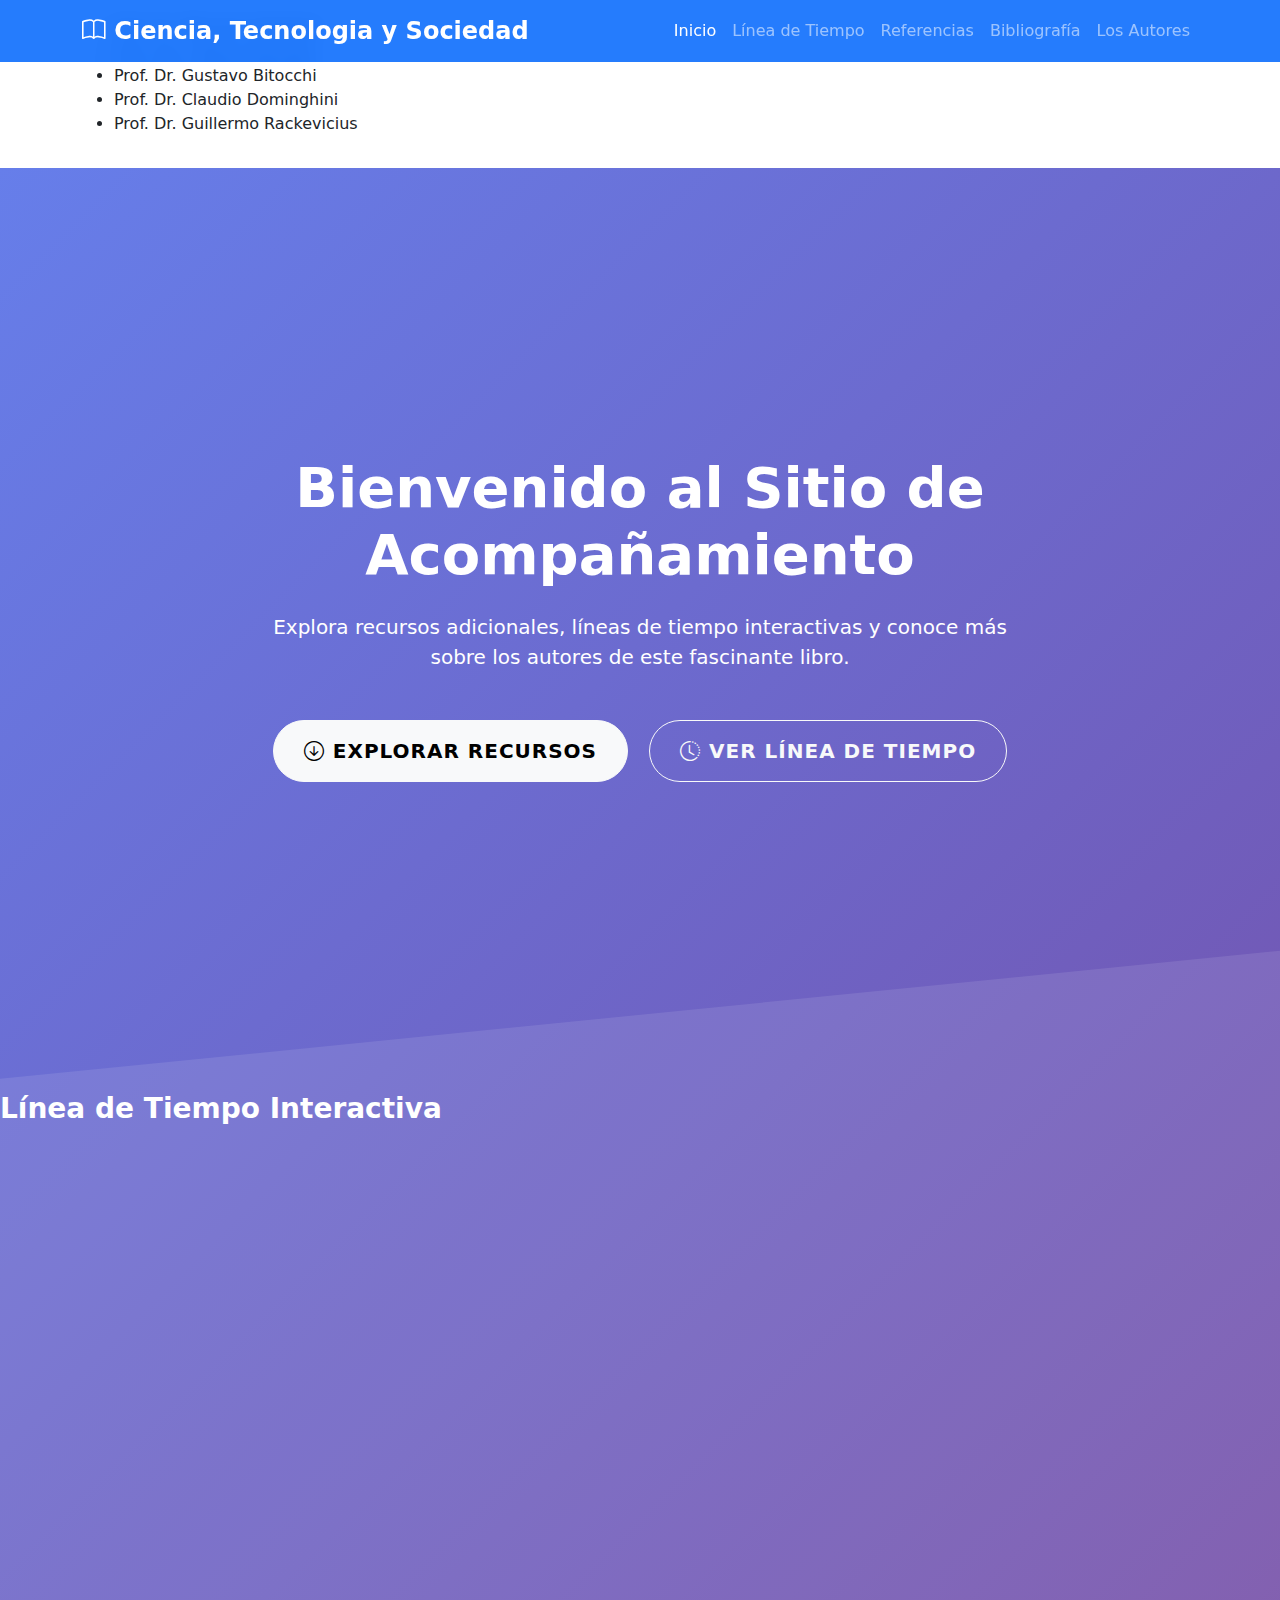
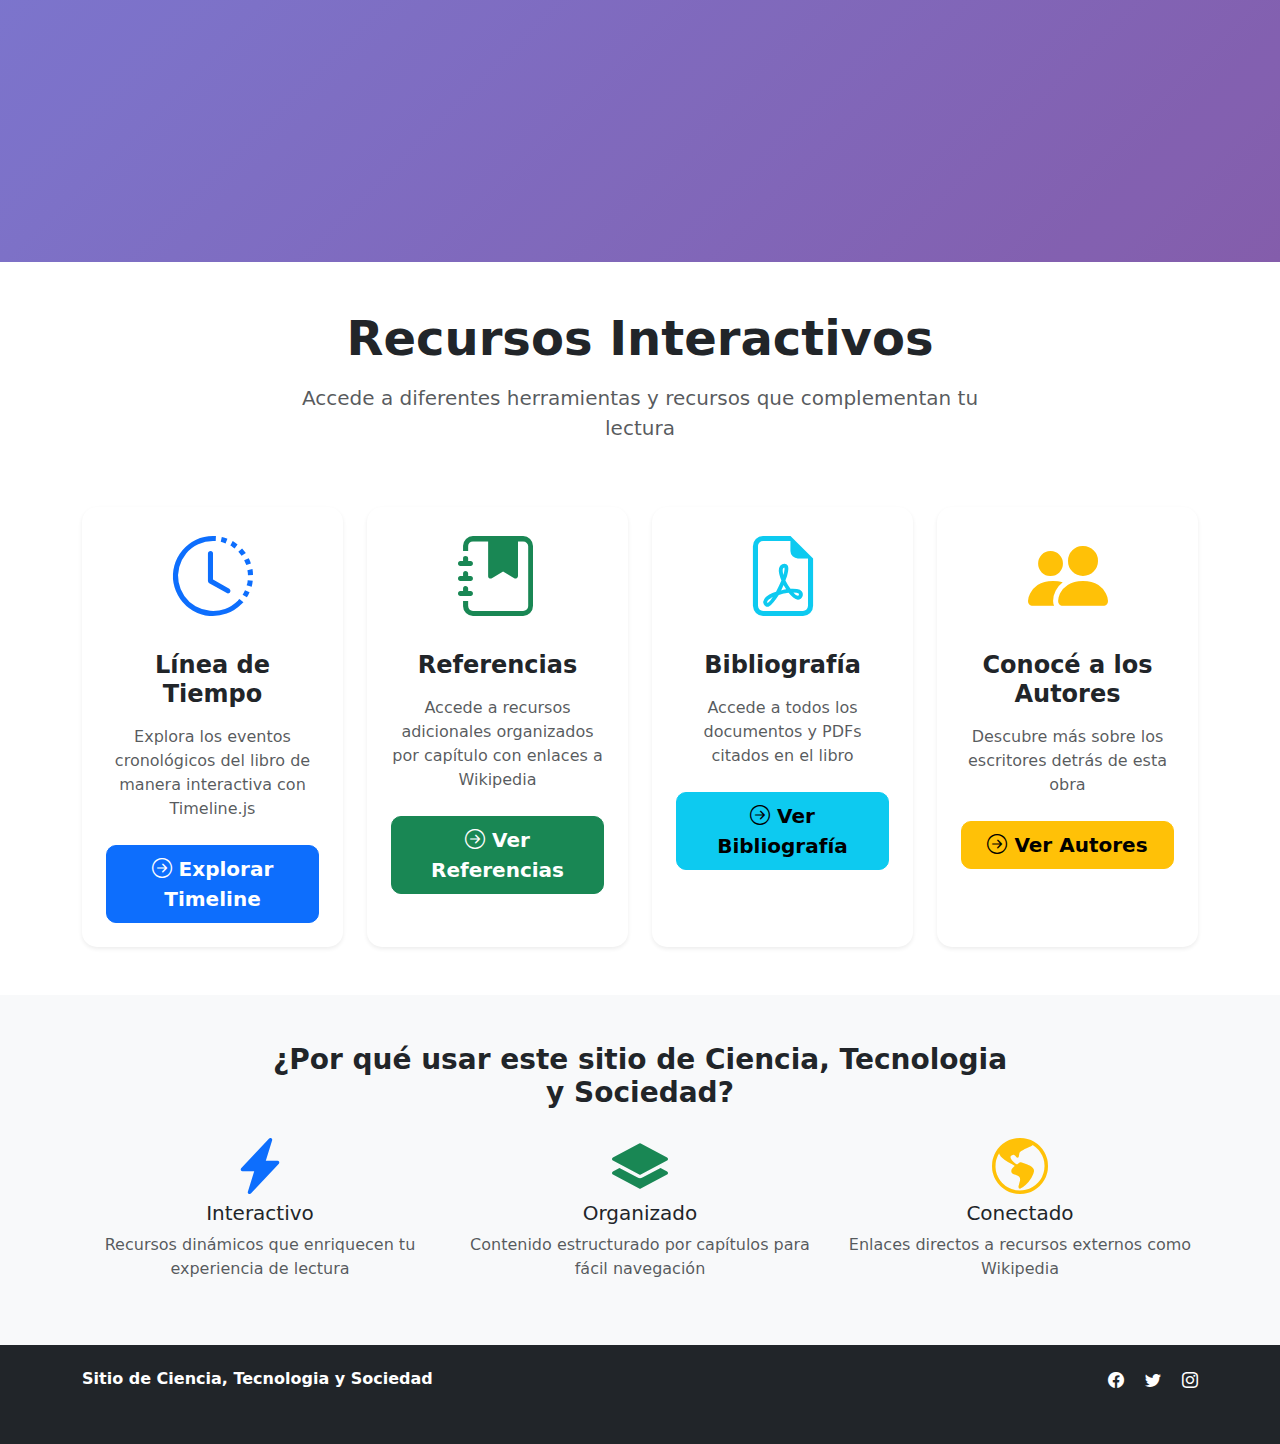
<file: index.html>
<!DOCTYPE html>
<html lang="es">
<head>
    <meta charset="UTF-8">
    <meta name="viewport" content="width=device-width, initial-scale=1.0">
    <title>Ciencia, Tecnologia y Sociedad - Página Principal</title>
    
    <!-- Bootstrap 5.3 CSS -->
    <link href="https://cdn.jsdelivr.net/npm/bootstrap@5.3.0/dist/css/bootstrap.min.css" rel="stylesheet">
    <!-- Bootstrap Icons -->
    <link rel="stylesheet" href="https://cdn.jsdelivr.net/npm/bootstrap-icons@1.11.0/font/bootstrap-icons.css">
    <!-- Custom CSS -->
    <link href="assets/css/styles.css" rel="stylesheet">
</head>
<body>
    <!-- Navigation -->
    <nav class="navbar navbar-expand-lg navbar-dark bg-primary fixed-top">
        <div class="container">
            <a class="navbar-brand fw-bold" href="index.html">
                <i class="bi bi-book"></i> Ciencia, Tecnologia y Sociedad
            </a>
            <button class="navbar-toggler" type="button" data-bs-toggle="collapse" data-bs-target="#navbarNav" aria-label="Toggle navigation">
                <span class="navbar-toggler-icon"></span>
            </button>
            <div class="collapse navbar-collapse" id="navbarNav">
                <ul class="navbar-nav ms-auto">
                    <li class="nav-item">
                        <a class="nav-link active" href="index.html">Inicio</a>
                    </li>
                    <li class="nav-item">
                        <a class="nav-link" href="timeline.html">Línea de Tiempo</a>
                    </li>
                    <li class="nav-item">
                        <a class="nav-link" href="referencias.html">Referencias</a>
                    </li>
                    <li class="nav-item">
                        <a class="nav-link" href="bibliografia.html">Bibliografía</a>
                    </li>
                    <li class="nav-item">
                        <a class="nav-link" href="autores.html">Los Autores</a>
                    </li>
                </ul>
            </div>
        </div>
    </nav>

    <section class="authors-list py-3">
        <div class="container">
            <ul>
                <li>Prof. Dr. Marcelo Gottardo</li>
                <li>Prof. Dra. Milena Ramallo</li>
                <li>Prof. Dr. Gustavo Bitocchi</li>
                <li>Prof. Dr. Claudio Dominghini</li>
                <li>Prof. Dr. Guillermo Rackevicius</li>
            </ul>
        </div>
    </section>

    <!-- Hero Section -->
    <section class="hero-section bg-dark text-white">
        <div class="container">
            <div class="row min-vh-100 align-items-center">
                <div class="col-lg-8 mx-auto text-center">
                    <h1 class="display-4 fw-bold mb-4">Bienvenido al Sitio de Acompañamiento</h1>
                    <p class="lead mb-5">Explora recursos adicionales, líneas de tiempo interactivas y conoce más sobre los autores de este fascinante libro.</p>
                    <div class="hero-buttons">
                        <a href="#applets" class="btn btn-light btn-lg me-3">
                            <i class="bi bi-arrow-down-circle"></i> Explorar Recursos
                        </a>
                        <a href="timeline.html" class="btn btn-outline-light btn-lg">
                            <i class="bi bi-clock-history"></i> Ver Línea de Tiempo
                        </a>
                    </div>
                </div>
            </div>
            </div>

            <div class="row mt-4">
                <div class="col-12">
                    <h3 class="fw-bold mb-3">Línea de Tiempo Interactiva</h3>
                    <div class="ratio ratio-16x9">
                        <iframe src='https://cdn.knightlab.com/libs/timeline3/latest/embed/index.html?source=v2%3A2PACX-1vR8NGG3NnGVOsHF3N18EasCE71d7mhJM-vPz74MTWzhzFcapqoXgnpqcQ4FuhycUD1MrLiJDJz4ZuMf&font=Default&lang=en&initial_zoom=2&width=100%25&height=650' width='100%' height='650' webkitallowfullscreen mozallowfullscreen allowfullscreen frameborder='0'></iframe>
                    </div>
                </div>
            </div>
        </div>
    </section>

    <!-- Applets Section -->
    <section id="applets" class="py-5">
        <div class="container">
            <div class="row mb-5">
                <div class="col-lg-8 mx-auto text-center">
                    <h2 class="display-5 fw-bold mb-3">Recursos Interactivos</h2>
                    <p class="lead text-muted">Accede a diferentes herramientas y recursos que complementan tu lectura</p>
                </div>
            </div>

            <div class="row g-4">
                <!-- Timeline Applet -->
                <div class="col-lg-3 col-md-6">
                    <div class="card h-100 shadow-sm applet-card">
                        <div class="card-body text-center p-4">
                            <div class="applet-icon mb-4">
                                <i class="bi bi-clock-history display-1 text-primary"></i>
                            </div>
                            <h4 class="card-title fw-bold mb-3">Línea de Tiempo</h4>
                            <p class="card-text text-muted mb-4">Explora los eventos cronológicos del libro de manera interactiva con Timeline.js</p>
                            <a href="timeline.html" class="btn btn-primary btn-lg w-100">
                                <i class="bi bi-arrow-right-circle"></i> Explorar Timeline
                            </a>
                        </div>
                    </div>
                </div>

                <!-- Referencias Applet -->
                <div class="col-lg-3 col-md-6">
                    <div class="card h-100 shadow-sm applet-card">
                        <div class="card-body text-center p-4">
                            <div class="applet-icon mb-4">
                                <i class="bi bi-journal-bookmark-fill display-1 text-success"></i>
                            </div>
                            <h4 class="card-title fw-bold mb-3">Referencias</h4>
                            <p class="card-text text-muted mb-4">Accede a recursos adicionales organizados por capítulo con enlaces a Wikipedia</p>
                            <a href="referencias.html" class="btn btn-success btn-lg w-100">
                                <i class="bi bi-arrow-right-circle"></i> Ver Referencias
                            </a>
                        </div>
                    </div>
                </div>

                <!-- Bibliografia Applet -->
                <div class="col-lg-3 col-md-6">
                    <div class="card h-100 shadow-sm applet-card">
                        <div class="card-body text-center p-4">
                            <div class="applet-icon mb-4">
                                <i class="bi bi-file-earmark-pdf display-1 text-info"></i>
                            </div>
                            <h4 class="card-title fw-bold mb-3">Bibliografía</h4>
                            <p class="card-text text-muted mb-4">Accede a todos los documentos y PDFs citados en el libro</p>
                            <a href="bibliografia.html" class="btn btn-info btn-lg w-100">
                                <i class="bi bi-arrow-right-circle"></i> Ver Bibliografía
                            </a>
                        </div>
                    </div>
                </div>

                <!-- Autores Applet -->
                <div class="col-lg-3 col-md-6">
                    <div class="card h-100 shadow-sm applet-card">
                        <div class="card-body text-center p-4">
                            <div class="applet-icon mb-4">
                                <i class="bi bi-people-fill display-1 text-warning"></i>
                            </div>
                            <h4 class="card-title fw-bold mb-3">Conocé a los Autores</h4>
                            <p class="card-text text-muted mb-4">Descubre más sobre los escritores detrás de esta obra</p>
                            <a href="autores.html" class="btn btn-warning btn-lg w-100">
                                <i class="bi bi-arrow-right-circle"></i> Ver Autores
                            </a>
                        </div>
                    </div>
                </div>
            </div>
        </div>
    </section>

    <!-- Features Section -->
    <section class="py-5 bg-light">
        <div class="container">
            <div class="row">
                <div class="col-lg-8 mx-auto text-center">
                    <h3 class="fw-bold mb-4">¿Por qué usar este sitio de Ciencia, Tecnologia y Sociedad?</h3>
                </div>
            </div>
            <div class="row g-4">
                <div class="col-lg-4">
                    <div class="text-center">
                        <i class="bi bi-lightning-charge-fill display-4 text-primary mb-3"></i>
                        <h5>Interactivo</h5>
                        <p class="text-muted">Recursos dinámicos que enriquecen tu experiencia de lectura</p>
                    </div>
                </div>
                <div class="col-lg-4">
                    <div class="text-center">
                        <i class="bi bi-layers-fill display-4 text-success mb-3"></i>
                        <h5>Organizado</h5>
                        <p class="text-muted">Contenido estructurado por capítulos para fácil navegación</p>
                    </div>
                </div>
                <div class="col-lg-4">
                    <div class="text-center">
                        <i class="bi bi-globe-americas display-4 text-warning mb-3"></i>
                        <h5>Conectado</h5>
                        <p class="text-muted">Enlaces directos a recursos externos como Wikipedia</p>
                    </div>
                </div>
            </div>
        </div>
    </section>

    <!-- Footer -->
    <footer class="bg-dark text-white py-4">
        <div class="container">
            <div class="row">
                <div class="col-md-6">
                    <h6 class="fw-bold">Sitio de Ciencia, Tecnologia y Sociedad</h6>
                    <p class="text-muted mb-0">Recursos adicionales para enriquecer tu experiencia de lectura</p>
                </div>
                <div class="col-md-6 text-md-end">
                    <div class="social-links">
                        <a href="#" class="text-white me-3" aria-label="Facebook"><i class="bi bi-facebook"></i></a>
                        <a href="#" class="text-white me-3" aria-label="Twitter"><i class="bi bi-twitter"></i></a>
                        <a href="#" class="text-white" aria-label="Instagram"><i class="bi bi-instagram"></i></a>
                    </div>
                </div>
            </div>
        </div>
    </footer>

    <!-- Bootstrap 5.3 JS -->
    <script src="https://cdn.jsdelivr.net/npm/bootstrap@5.3.0/dist/js/bootstrap.bundle.min.js"></script>
    <!-- Custom JS -->
    <script src="assets/js/main.js"></script>
</body>
</html>
</file>
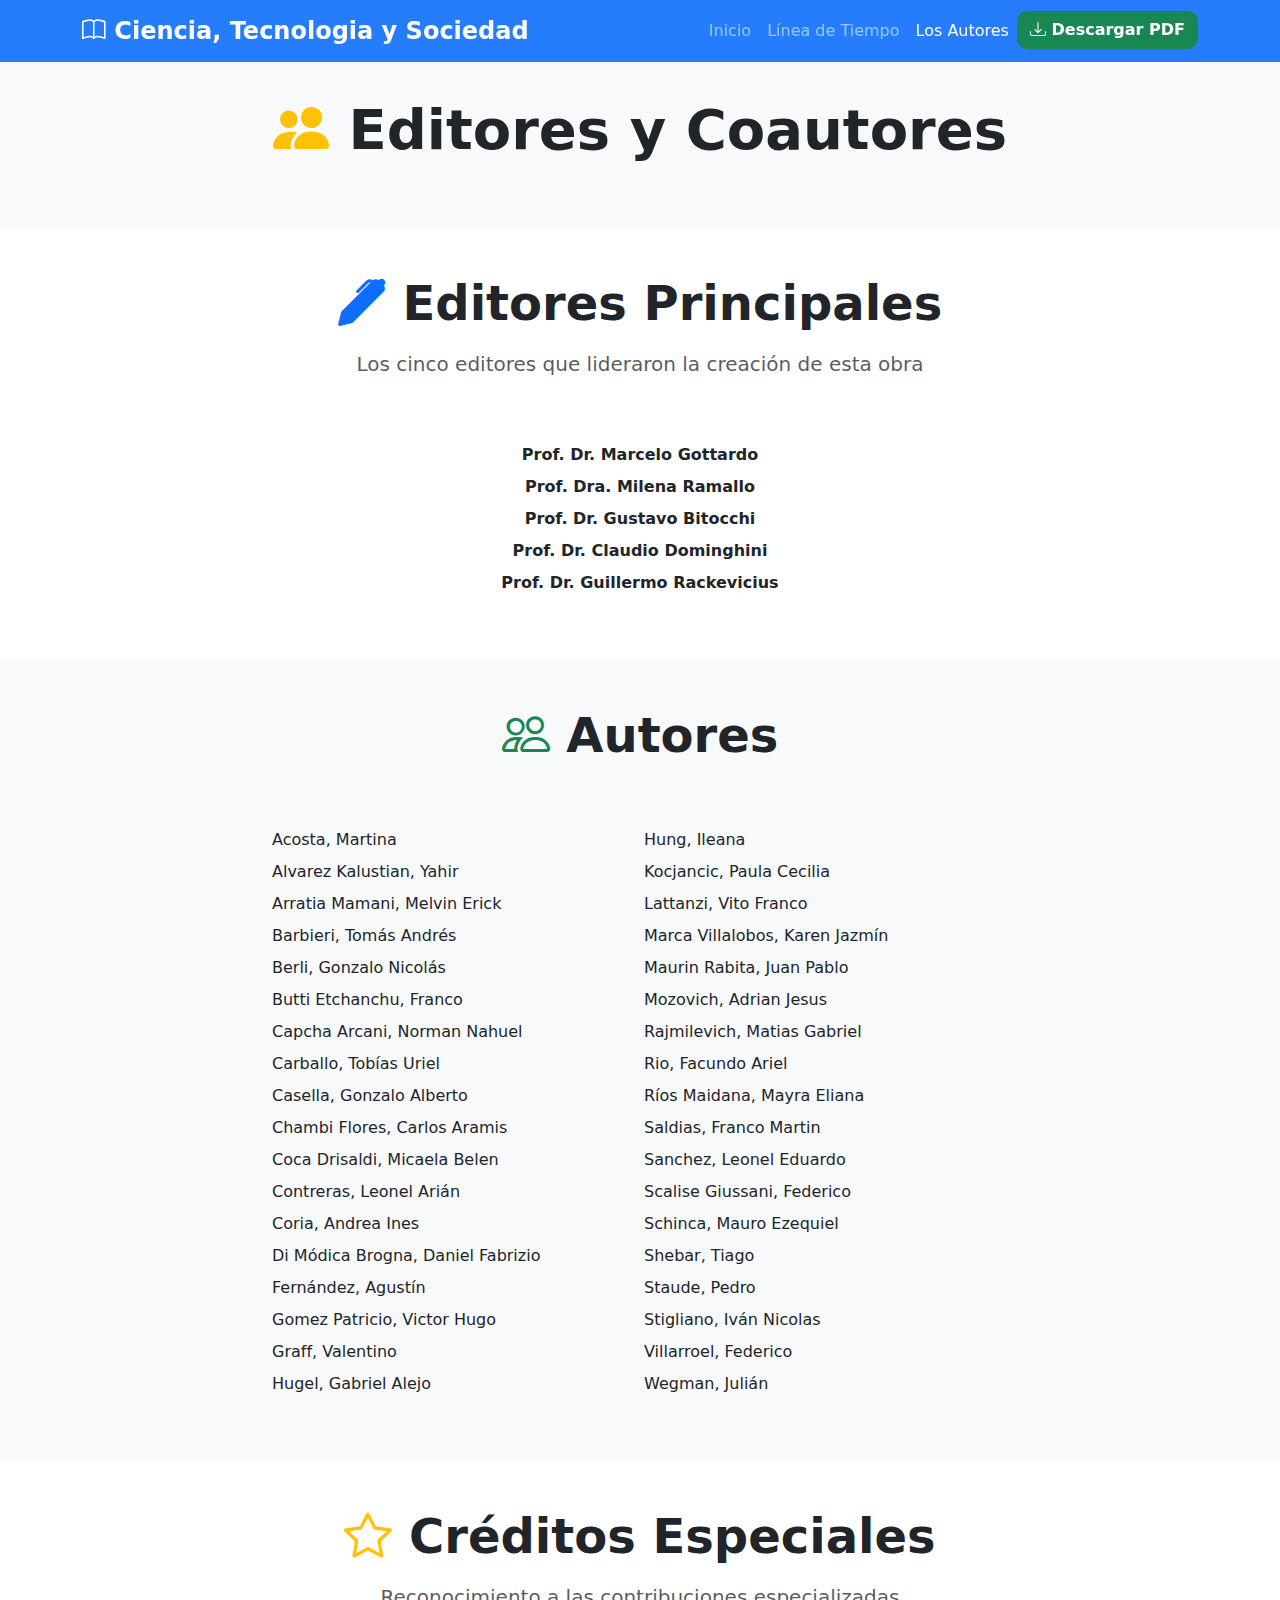
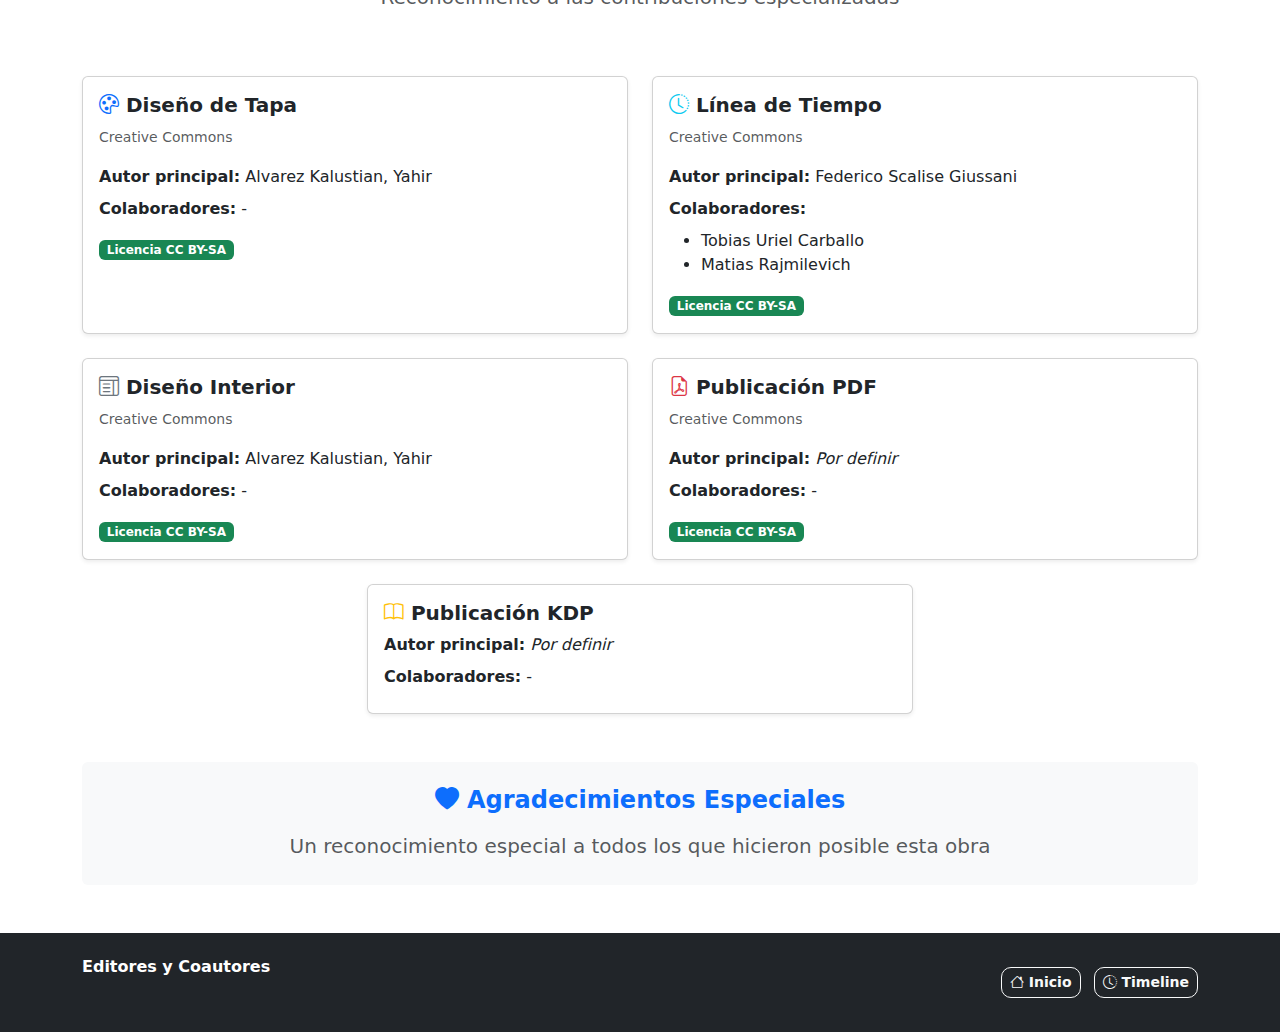
<file: autores.html>
<!DOCTYPE html>
<html lang="es">
<head>
    <meta charset="UTF-8">
    <meta name="viewport" content="width=device-width, initial-scale=1.0">
    <title>Conocé a los Autores - Ciencia, Tecnologia y Sociedad</title>
    
    <!-- Bootstrap 5.3 CSS -->
    <link href="https://cdn.jsdelivr.net/npm/bootstrap@5.3.0/dist/css/bootstrap.min.css" rel="stylesheet">
    <!-- Bootstrap Icons -->
    <link rel="stylesheet" href="https://cdn.jsdelivr.net/npm/bootstrap-icons@1.11.0/font/bootstrap-icons.css">
    <!-- Custom CSS -->
    <link href="assets/css/styles.css" rel="stylesheet">
</head>
<body>
    <!-- Navigation -->
    <nav class="navbar navbar-expand-lg navbar-dark bg-primary fixed-top">
        <div class="container">
            <a class="navbar-brand fw-bold" href="index.html">
                <i class="bi bi-book"></i> Ciencia, Tecnologia y Sociedad
            </a>
            <button class="navbar-toggler" type="button" data-bs-toggle="collapse" data-bs-target="#navbarNav" aria-label="Toggle navigation">
                <span class="navbar-toggler-icon"></span>
            </button>
            <div class="collapse navbar-collapse" id="navbarNav">
                <ul class="navbar-nav ms-auto">
                    <li class="nav-item">
                        <a class="nav-link" href="index.html">Inicio</a>
                    </li>
                    <li class="nav-item">
                        <a class="nav-link" href="timeline.html">Línea de Tiempo</a>
                    </li>
                    <li class="nav-item">
                        <a class="nav-link active" href="autores.html">Los Autores</a>
                    </li>
                    <li class="nav-item">
                        <a href="https://docs.google.com/document/d/1z-AIXiqgQ4723Ntpj3I4-G6UnKTxXHDF-4VG2Z_UFHo/edit?usp=drive_link" target="_blank" rel="noopener" class="btn btn-success nav-download-btn">
                            <i class="bi bi-download"></i> Descargar PDF
                        </a>
                    </li>
                </ul>
            </div>
        </div>
    </nav>

    <!-- Header Section -->
    <section class="py-5 mt-5 bg-light">
        <div class="container">
            <div class="row">
                <div class="col-lg-8 mx-auto text-center">
                    <h1 class="display-4 fw-bold mb-3">
                        <i class="bi bi-people-fill text-warning"></i>
                        Editores y Coautores
                    </h1>
                
                </div>
            </div>
        </div>
    </section>

    <!-- Editores Principales Section -->
    <section class="py-5">
        <div class="container">
            <div class="row mb-5">
                <div class="col-12 text-center">
                    <h2 class="display-5 fw-bold mb-3">
                        <i class="bi bi-pen-fill text-primary"></i> Editores Principales
                    </h2>
                    <p class="lead text-muted">Los cinco editores que lideraron la creación de esta obra</p>
                </div>
            </div>

            <div class="row">
                <div class="col-12">
                    <div class="row justify-content-center">
                        <div class="col-lg-8">
                            <ul class="list-unstyled text-center">
                                <li class="mb-2"><strong>Prof. Dr. Marcelo Gottardo</strong></li>
                                <li class="mb-2"><strong>Prof. Dra. Milena Ramallo</strong></li>
                                <li class="mb-2"><strong>Prof. Dr. Gustavo Bitocchi</strong></li>
                                <li class="mb-2"><strong>Prof. Dr. Claudio Dominghini</strong></li>
                                <li class="mb-2"><strong>Prof. Dr. Guillermo Rackevicius</strong></li>
                            </ul>
                        </div>
                    </div>
                </div>
            </div>
        </div>
    </section>

    <!-- Autores Section -->
    <section class="py-5 bg-light">
        <div class="container">
            <div class="row mb-5">
                <div class="col-12 text-center">
                    <h2 class="display-5 fw-bold mb-3">
                        <i class="bi bi-people text-success"></i> Autores
                    </h2>
                </div>
            </div>

            <div class="row">
                <div class="col-lg-8 mx-auto">
                    <div class="row g-2">
                        <div class="col-md-6">
                            <ul class="list-unstyled">
                                <li class="mb-2">Acosta, Martina</li>
                                <li class="mb-2">Alvarez Kalustian, Yahir</li>
                                <li class="mb-2">Arratia Mamani, Melvin Erick</li>
                                <li class="mb-2">Barbieri, Tomás Andrés</li>
                                <li class="mb-2">Berli, Gonzalo Nicolás</li>
                                <li class="mb-2">Butti Etchanchu, Franco</li>
                                <li class="mb-2">Capcha Arcani, Norman Nahuel</li>
                                <li class="mb-2">Carballo, Tobías Uriel</li>
                                <li class="mb-2">Casella, Gonzalo Alberto</li>
                                <li class="mb-2">Chambi Flores, Carlos Aramis</li>
                                <li class="mb-2">Coca Drisaldi, Micaela Belen</li>
                                <li class="mb-2">Contreras, Leonel Arián</li>
                                <li class="mb-2">Coria, Andrea Ines</li>
                                <li class="mb-2">Di Módica Brogna, Daniel Fabrizio</li>
                                <li class="mb-2">Fernández, Agustín</li>
                                <li class="mb-2">Gomez Patricio, Victor Hugo</li>
                                <li class="mb-2">Graff, Valentino</li>
                                <li class="mb-2">Hugel, Gabriel Alejo</li>
                            </ul>
                        </div>
                        <div class="col-md-6">
                            <ul class="list-unstyled">
                                <li class="mb-2">Hung, Ileana</li>
                                <li class="mb-2">Kocjancic, Paula Cecilia</li>
                                <li class="mb-2">Lattanzi, Vito Franco</li>
                                <li class="mb-2">Marca Villalobos, Karen Jazmín</li>
                                <li class="mb-2">Maurin Rabita, Juan Pablo</li>
                                <li class="mb-2">Mozovich, Adrian Jesus</li>
                                <li class="mb-2">Rajmilevich, Matias Gabriel</li>
                                <li class="mb-2">Rio, Facundo Ariel</li>
                                <li class="mb-2">Ríos Maidana, Mayra Eliana</li>
                                <li class="mb-2">Saldias, Franco Martin</li>
                                <li class="mb-2">Sanchez, Leonel Eduardo</li>
                                <li class="mb-2">Scalise Giussani, Federico</li>
                                <li class="mb-2">Schinca, Mauro Ezequiel</li>
                                <li class="mb-2">Shebar, Tiago</li>
                                <li class="mb-2">Staude, Pedro</li>
                                <li class="mb-2">Stigliano, Iván Nicolas</li>
                                <li class="mb-2">Villarroel, Federico</li>
                                <li class="mb-2">Wegman, Julián</li>
                            </ul>
                        </div>
                    </div>
                </div>
            </div>
        </div>
    </section>

    <!-- Créditos Especiales Section -->
    <section class="py-5">
        <div class="container">
            <div class="row mb-5">
                <div class="col-12 text-center">
                    <h2 class="display-5 fw-bold mb-3">
                        <i class="bi bi-star text-warning"></i> Créditos Especiales
                    </h2>
                    <p class="lead text-muted">Reconocimiento a las contribuciones especializadas</p>
                </div>
            </div>

            <div class="row g-4">
                <!-- Diseño de Tapa -->
                <div class="col-lg-6">
                    <div class="card h-100 shadow-sm credits-card">
                        <div class="card-body">
                            <h5 class="card-title fw-bold">
                                <i class="bi bi-palette text-primary"></i> Diseño de Tapa
                            </h5>
                            <div class="mb-3">
                                <small class="text-muted">Creative Commons</small>
                            </div>
                            <p class="mb-2"><strong>Autor principal:</strong> Alvarez Kalustian, Yahir</p>
                            <p class="mb-2"><strong>Colaboradores:</strong> -</p>
                            <div class="mt-3">
                                <span class="badge bg-success">Licencia CC BY-SA</span>
                            </div>
                        </div>
                    </div>
                </div>

                <!-- Línea de Tiempo -->
                <div class="col-lg-6">
                    <div class="card h-100 shadow-sm credits-card">
                        <div class="card-body">
                            <h5 class="card-title fw-bold">
                                <i class="bi bi-clock-history text-info"></i> Línea de Tiempo
                            </h5>
                            <div class="mb-3">
                                <small class="text-muted">Creative Commons</small>
                            </div>
                            <p class="mb-2"><strong>Autor principal:</strong> Federico Scalise Giussani</p>
                            <p class="mb-2"><strong>Colaboradores:</strong></p>
                            <ul class="mb-2">
                                <li>Tobias Uriel Carballo</li>
                                <li>Matias Rajmilevich</li>
                            </ul>
                            <div class="mt-3">
                                <span class="badge bg-success">Licencia CC BY-SA</span>
                            </div>
                        </div>
                    </div>
                </div>

                <!-- Diseño Interior -->
                <div class="col-lg-6">
                    <div class="card h-100 shadow-sm credits-card">
                        <div class="card-body">
                            <h5 class="card-title fw-bold">
                                <i class="bi bi-layout-text-window text-secondary"></i> Diseño Interior
                            </h5>
                            <div class="mb-3">
                                <small class="text-muted">Creative Commons</small>
                            </div>
                            <p class="mb-2"><strong>Autor principal:</strong> Alvarez Kalustian, Yahir</p>
                            <p class="mb-2"><strong>Colaboradores:</strong> -</p>
                            <div class="mt-3">
                                <span class="badge bg-success">Licencia CC BY-SA</span>
                            </div>
                        </div>
                    </div>
                </div>

                <!-- Publicación PDF -->
                <div class="col-lg-6">
                    <div class="card h-100 shadow-sm credits-card">
                        <div class="card-body">
                            <h5 class="card-title fw-bold">
                                <i class="bi bi-file-earmark-pdf text-danger"></i> Publicación PDF
                            </h5>
                            <div class="mb-3">
                                <small class="text-muted">Creative Commons</small>
                            </div>
                            <p class="mb-2"><strong>Autor principal:</strong> <em>Por definir</em></p>
                            <p class="mb-2"><strong>Colaboradores:</strong> -</p>
                            <div class="mt-3">
                                <span class="badge bg-success">Licencia CC BY-SA</span>
                            </div>
                        </div>
                    </div>
                </div>
            </div>

            <!-- Publicación KDP -->
            <div class="row mt-4">
                <div class="col-lg-6 mx-auto">
                    <div class="card shadow-sm credits-card">
                        <div class="card-body">
                            <h5 class="card-title fw-bold">
                                <i class="bi bi-book text-warning"></i> Publicación KDP
                            </h5>
                            <p class="mb-2"><strong>Autor principal:</strong> <em>Por definir</em></p>
                            <p class="mb-2"><strong>Colaboradores:</strong> -</p>
                        </div>
                    </div>
                </div>
            </div>

            <!-- Agradecimientos Especiales -->
            <div class="row mt-5">
                <div class="col-12 text-center">
                    <div class="card border-0 bg-light">
                        <div class="card-body py-4">
                            <h4 class="fw-bold text-primary mb-3">
                                <i class="bi bi-heart-fill"></i> Agradecimientos Especiales
                            </h4>
                            <p class="lead mb-0 text-muted">
                                Un reconocimiento especial a todos los que hicieron posible esta obra
                            </p>
                        </div>
                    </div>
                </div>
            </div>
        </div>
    </section>

    <!-- Contact Section removed per request -->

    <!-- Footer -->
    <footer class="bg-dark text-white py-4">
        <div class="container">
            <div class="row align-items-center">
                <div class="col-md-6">
                    <h6 class="fw-bold">Editores y Coautores</h6>
                    <p class="text-muted mb-0">Colaboración multidisciplinaria</p>
                </div>
                <div class="col-md-6 text-md-end">
                    <a href="index.html" class="btn btn-outline-light btn-sm me-2">
                        <i class="bi bi-house"></i> Inicio
                    </a>
                    <a href="timeline.html" class="btn btn-outline-light btn-sm">
                        <i class="bi bi-clock-history"></i> Timeline
                    </a>
                </div>
            </div>
        </div>
    </footer>

    <!-- Bootstrap 5.3 JS -->
    <script src="https://cdn.jsdelivr.net/npm/bootstrap@5.3.0/dist/js/bootstrap.bundle.min.js"></script>
    <!-- Custom JS -->
    <script src="assets/js/main.js"></script>

    <script>
        document.addEventListener('DOMContentLoaded', function() {
            // Animaciones de entrada para las secciones de autores
            const authorSections = document.querySelectorAll('.author-info');
            
            const observerOptions = {
                threshold: 0.2,
                rootMargin: '0px 0px -100px 0px'
            };

            const observer = new IntersectionObserver(function(entries) {
                entries.forEach(entry => {
                    if (entry.isIntersecting) {
                        entry.target.classList.add('fade-in-up');
                    }
                });
            }, observerOptions);

            authorSections.forEach(section => {
                observer.observe(section);
            });

            // Efectos hover para las imágenes de autores
            const authorImages = document.querySelectorAll('.autor-image');
            authorImages.forEach(img => {
                img.addEventListener('mouseenter', function() {
                    this.style.transform = 'scale(1.05)';
                    this.style.transition = 'transform 0.3s ease';
                });
                
                img.addEventListener('mouseleave', function() {
                    this.style.transform = 'scale(1)';
                });
            });

            // Copiar información de contacto
            const contactButtons = document.querySelectorAll('.social-links a');
            contactButtons.forEach(button => {
                button.addEventListener('click', function(e) {
                    e.preventDefault();
                    const platform = this.querySelector('i').classList[1].split('-')[1];
                    utils.showToast(`Información de contacto copiada (${platform})`, 'info');
                });
            });
        });
    </script>
</body>
</html>
</file>
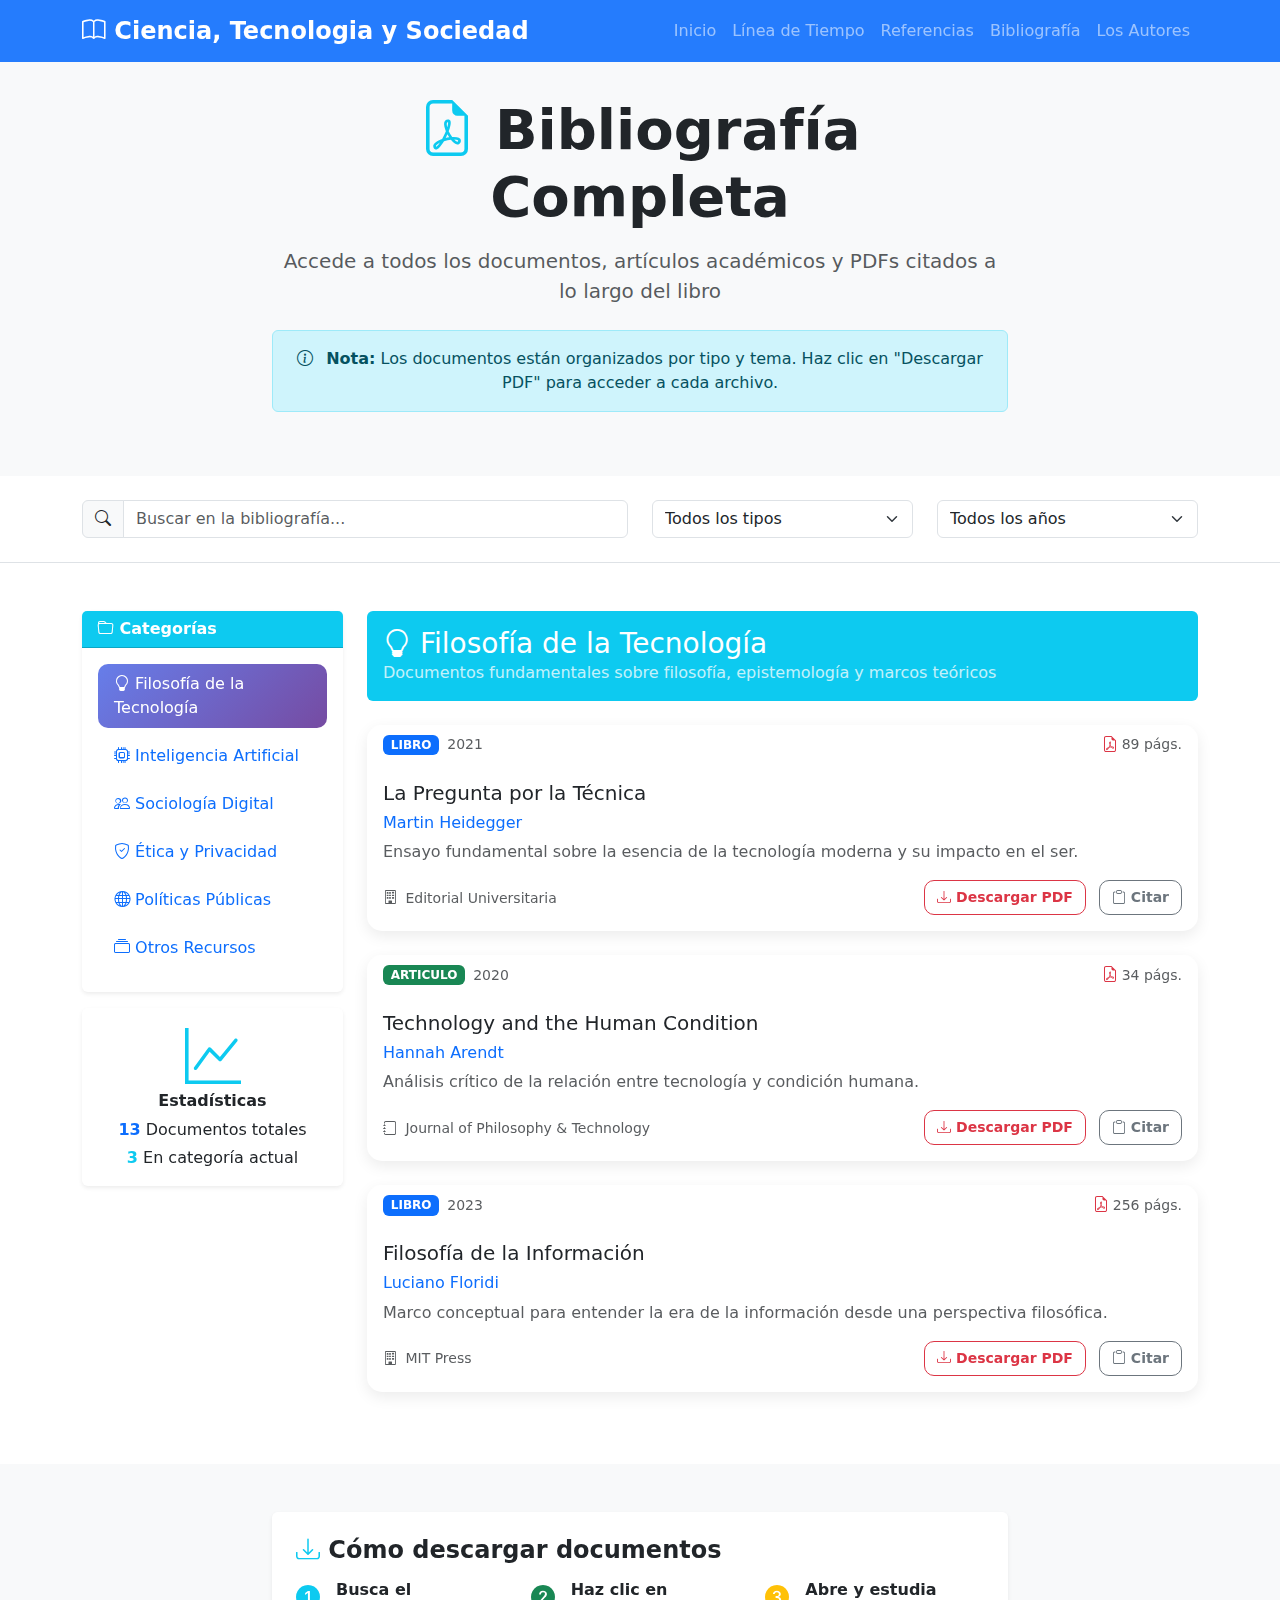
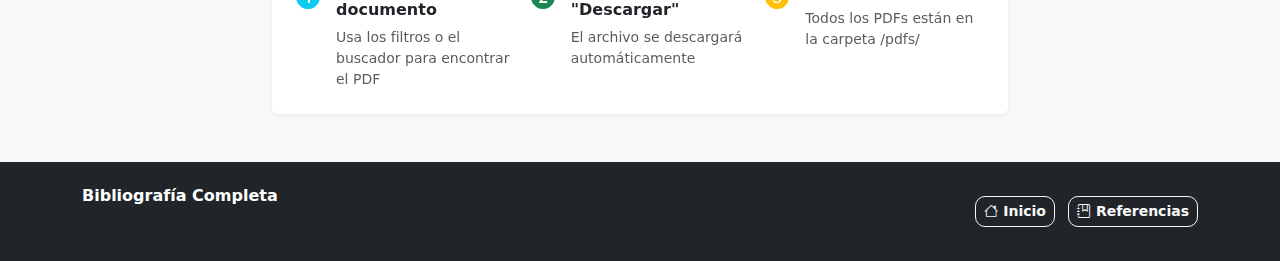
<file: bibliografia.html>
<!DOCTYPE html>
<html lang="es">
<head>
    <meta charset="UTF-8">
    <meta name="viewport" content="width=device-width, initial-scale=1.0">
    <title>Bibliografía - Ciencia, Tecnologia y Sociedad</title>
    
    <!-- Bootstrap 5.3 CSS -->
    <link href="https://cdn.jsdelivr.net/npm/bootstrap@5.3.0/dist/css/bootstrap.min.css" rel="stylesheet">
    <!-- Bootstrap Icons -->
    <link rel="stylesheet" href="https://cdn.jsdelivr.net/npm/bootstrap-icons@1.11.0/font/bootstrap-icons.css">
    <!-- Custom CSS -->
    <link href="assets/css/styles.css" rel="stylesheet">
</head>
<body>
    <!-- Navigation -->
    <nav class="navbar navbar-expand-lg navbar-dark bg-primary fixed-top">
        <div class="container">
            <a class="navbar-brand fw-bold" href="index.html">
                <i class="bi bi-book"></i> Ciencia, Tecnologia y Sociedad
            </a>
            <button class="navbar-toggler" type="button" data-bs-toggle="collapse" data-bs-target="#navbarNav" aria-label="Toggle navigation">
                <span class="navbar-toggler-icon"></span>
            </button>
            <div class="collapse navbar-collapse" id="navbarNav">
                <ul class="navbar-nav ms-auto">
                    <li class="nav-item">
                        <a class="nav-link" href="index.html">Inicio</a>
                    </li>
                    <li class="nav-item">
                        <a class="nav-link" href="timeline.html">Línea de Tiempo</a>
                    </li>
                    <li class="nav-item">
                        <a class="nav-link" href="referencias.html">Referencias</a>
                    </li>
                    <li class="nav-item">
                        <a class="nav-link active" href="bibliografia.html">Bibliografía</a>
                    </li>
                    <li class="nav-item">
                        <a class="nav-link" href="autores.html">Los Autores</a>
                    </li>
                </ul>
            </div>
        </div>
    </nav>

    <!-- Header Section -->
    <section class="py-5 mt-5 bg-light">
        <div class="container">
            <div class="row">
                <div class="col-lg-8 mx-auto text-center">
                    <h1 class="display-4 fw-bold mb-3">
                        <i class="bi bi-file-earmark-pdf text-info"></i>
                        Bibliografía Completa
                    </h1>
                    <p class="lead text-muted mb-4">
                        Accede a todos los documentos, artículos académicos y PDFs citados a lo largo del libro
                    </p>
                    <div class="alert alert-info" role="alert">
                        <i class="bi bi-info-circle me-2"></i>
                        <strong>Nota:</strong> Los documentos están organizados por tipo y tema. Haz clic en "Descargar PDF" para acceder a cada archivo.
                    </div>
                </div>
            </div>
        </div>
    </section>

    <!-- Filters and Search Section -->
    <section class="py-4 bg-white border-bottom">
        <div class="container">
            <div class="row align-items-center">
                <div class="col-md-6">
                    <div class="input-group">
                        <span class="input-group-text">
                            <i class="bi bi-search"></i>
                        </span>
                        <input type="text" class="form-control" id="search-bibliografia" 
                               placeholder="Buscar en la bibliografía...">
                    </div>
                </div>
                <div class="col-md-3">
                    <select class="form-select" id="filter-type" aria-label="Filtrar por tipo">
                        <option value="all">Todos los tipos</option>
                        <option value="libro">Libros</option>
                        <option value="articulo">Artículos</option>
                        <option value="tesis">Tesis</option>
                        <option value="informe">Informes</option>
                        <option value="web">Recursos Web</option>
                    </select>
                </div>
                <div class="col-md-3">
                    <select class="form-select" id="filter-year" aria-label="Filtrar por año">
                        <option value="all">Todos los años</option>
                        <option value="2024">2024</option>
                        <option value="2023">2023</option>
                        <option value="2022">2022</option>
                        <option value="2021">2021</option>
                        <option value="2020">2020</option>
                        <option value="older">Anteriores</option>
                    </select>
                </div>
            </div>
        </div>
    </section>

    <!-- Bibliography Content -->
    <section class="py-5">
        <div class="container">
            <div class="row">
                <!-- Sidebar with Categories -->
                <div class="col-lg-3">
                    <div class="bibliografia-nav">
                        <div class="card border-0 shadow-sm">
                            <div class="card-header bg-info text-white">
                                <h6 class="mb-0 fw-bold">
                                    <i class="bi bi-folder"></i> Categorías
                                </h6>
                            </div>
                            <div class="card-body p-0">
                                <nav class="nav nav-pills flex-column p-3">
                                    <a class="nav-link active" href="#" data-category="filosofia" onclick="loadCategory('filosofia', this)">
                                        <i class="bi bi-lightbulb"></i> Filosofía de la Tecnología
                                    </a>
                                    <a class="nav-link" href="#" data-category="ia" onclick="loadCategory('ia', this)">
                                        <i class="bi bi-cpu"></i> Inteligencia Artificial
                                    </a>
                                    <a class="nav-link" href="#" data-category="sociologia" onclick="loadCategory('sociologia', this)">
                                        <i class="bi bi-people"></i> Sociología Digital
                                    </a>
                                    <a class="nav-link" href="#" data-category="etica" onclick="loadCategory('etica', this)">
                                        <i class="bi bi-shield-check"></i> Ética y Privacidad
                                    </a>
                                    <a class="nav-link" href="#" data-category="politicas" onclick="loadCategory('politicas', this)">
                                        <i class="bi bi-globe"></i> Políticas Públicas
                                    </a>
                                    <a class="nav-link" href="#" data-category="otros" onclick="loadCategory('otros', this)">
                                        <i class="bi bi-collection"></i> Otros Recursos
                                    </a>
                                </nav>
                            </div>
                        </div>

                        <!-- Quick Stats -->
                        <div class="card border-0 shadow-sm mt-3">
                            <div class="card-body text-center">
                                <i class="bi bi-graph-up text-info display-4 mb-2"></i>
                                <h6 class="fw-bold">Estadísticas</h6>
                                <p class="mb-1"><span class="fw-bold text-primary" id="total-documentos">0</span> Documentos totales</p>
                                <p class="mb-0"><span class="fw-bold text-info" id="current-category-docs">0</span> En categoría actual</p>
                            </div>
                        </div>
                    </div>
                </div>

                <!-- Main Content -->
                <div class="col-lg-9">
                    <!-- Category Header -->
                    <div class="mb-4">
                        <div class="card border-0 bg-info text-white">
                            <div class="card-body">
                                <h3 class="card-title mb-0" id="category-title">
                                    <i class="bi bi-lightbulb"></i> Filosofía de la Tecnología
                                </h3>
                                <p class="card-text opacity-75 mb-0" id="category-description">
                                    Documentos fundamentales sobre filosofía, epistemología y marcos teóricos
                                </p>
                            </div>
                        </div>
                    </div>

                    <!-- Loading indicator -->
                    <div id="bibliografia-loading" class="text-center py-5">
                        <div class="spinner-border text-info" role="status">
                            <span class="visually-hidden">Cargando bibliografía...</span>
                        </div>
                        <p class="mt-3 text-muted">Cargando documentos...</p>
                    </div>

                    <!-- Bibliography Items -->
                    <div id="bibliografia-content">
                        <!-- Los documentos se cargan dinámicamente aquí -->
                    </div>

                    <!-- No results message -->
                    <div id="no-results" class="text-center py-5 d-none">
                        <i class="bi bi-file-earmark-x display-1 text-muted"></i>
                        <h5 class="text-muted mt-3">No se encontraron documentos</h5>
                        <p class="text-muted">Intenta con otros términos de búsqueda o filtros</p>
                    </div>
                </div>
            </div>
        </div>
    </section>

    <!-- Download Instructions Section -->
    <section class="py-5 bg-light">
        <div class="container">
            <div class="row">
                <div class="col-lg-8 mx-auto">
                    <div class="card border-0 shadow-sm">
                        <div class="card-body p-4">
                            <h4 class="fw-bold mb-3">
                                <i class="bi bi-download text-info"></i>
                                Cómo descargar documentos
                            </h4>
                            <div class="row g-3">
                                <div class="col-md-4">
                                    <div class="d-flex">
                                        <i class="bi bi-1-circle-fill text-info me-3 fs-4"></i>
                                        <div>
                                            <h6 class="fw-bold">Busca el documento</h6>
                                            <p class="mb-0 text-muted small">Usa los filtros o el buscador para encontrar el PDF</p>
                                        </div>
                                    </div>
                                </div>
                                <div class="col-md-4">
                                    <div class="d-flex">
                                        <i class="bi bi-2-circle-fill text-success me-3 fs-4"></i>
                                        <div>
                                            <h6 class="fw-bold">Haz clic en "Descargar"</h6>
                                            <p class="mb-0 text-muted small">El archivo se descargará automáticamente</p>
                                        </div>
                                    </div>
                                </div>
                                <div class="col-md-4">
                                    <div class="d-flex">
                                        <i class="bi bi-3-circle-fill text-warning me-3 fs-4"></i>
                                        <div>
                                            <h6 class="fw-bold">Abre y estudia</h6>
                                            <p class="mb-0 text-muted small">Todos los PDFs están en la carpeta /pdfs/</p>
                                        </div>
                                    </div>
                                </div>
                            </div>
                        </div>
                    </div>
                </div>
            </div>
        </div>
    </section>

    <!-- Footer -->
    <footer class="bg-dark text-white py-4">
        <div class="container">
            <div class="row align-items-center">
                <div class="col-md-6">
                    <h6 class="fw-bold">Bibliografía Completa</h6>
                    <p class="text-muted mb-0">Documentos académicos y recursos citados</p>
                </div>
                <div class="col-md-6 text-md-end">
                    <a href="index.html" class="btn btn-outline-light btn-sm me-2">
                        <i class="bi bi-house"></i> Inicio
                    </a>
                    <a href="referencias.html" class="btn btn-outline-light btn-sm">
                        <i class="bi bi-journal-bookmark"></i> Referencias
                    </a>
                </div>
            </div>
        </div>
    </footer>

    <!-- Bootstrap 5.3 JS -->
    <script src="https://cdn.jsdelivr.net/npm/bootstrap@5.3.0/dist/js/bootstrap.bundle.min.js"></script>
    <!-- Custom JS -->
    <script src="assets/js/main.js"></script>

    <script>
        // Datos de la bibliografía organizados por categoría
        const bibliografiaData = {
            'filosofia': {
                title: 'Filosofía de la Tecnología',
                description: 'Documentos fundamentales sobre filosofía, epistemología y marcos teóricos',
                documentos: [
                    {
                        tipo: 'libro',
                        titulo: 'La Pregunta por la Técnica',
                        autor: 'Martin Heidegger',
                        año: 2021,
                        editorial: 'Editorial Universitaria',
                        descripcion: 'Ensayo fundamental sobre la esencia de la tecnología moderna y su impacto en el ser.',
                        archivo: 'pdfs/heidegger_pregunta_tecnica.pdf',
                        paginas: 89
                    },
                    {
                        tipo: 'articulo',
                        titulo: 'Technology and the Human Condition',
                        autor: 'Hannah Arendt',
                        año: 2020,
                        revista: 'Journal of Philosophy & Technology',
                        descripcion: 'Análisis crítico de la relación entre tecnología y condición humana.',
                        archivo: 'pdfs/arendt_technology_human_condition.pdf',
                        paginas: 34
                    },
                    {
                        tipo: 'libro',
                        titulo: 'Filosofía de la Información',
                        autor: 'Luciano Floridi',
                        año: 2023,
                        editorial: 'MIT Press',
                        descripcion: 'Marco conceptual para entender la era de la información desde una perspectiva filosófica.',
                        archivo: 'pdfs/floridi_filosofia_informacion.pdf',
                        paginas: 256
                    }
                ]
            },
            'ia': {
                title: 'Inteligencia Artificial',
                description: 'Investigación y desarrollo en IA, machine learning y sistemas inteligentes',
                documentos: [
                    {
                        tipo: 'articulo',
                        titulo: 'Attention Is All You Need',
                        autor: 'Vaswani et al.',
                        año: 2022,
                        revista: 'Nature Machine Intelligence',
                        descripcion: 'Paper seminal que introduce la arquitectura Transformer para modelos de lenguaje.',
                        archivo: 'pdfs/vaswani_attention_transformer.pdf',
                        paginas: 15
                    },
                    {
                        tipo: 'libro',
                        titulo: 'Artificial Intelligence: A Modern Approach',
                        autor: 'Russell & Norvig',
                        año: 2024,
                        editorial: 'Pearson',
                        descripcion: 'Texto fundamental sobre inteligencia artificial y sus aplicaciones.',
                        archivo: 'pdfs/russell_norvig_ai_modern_approach.pdf',
                        paginas: 1152
                    },
                    {
                        tipo: 'tesis',
                        titulo: 'Deep Learning for Natural Language Processing',
                        autor: 'Sofia Chen',
                        año: 2023,
                        universidad: 'Stanford University',
                        descripcion: 'Tesis doctoral sobre aplicaciones de deep learning en procesamiento de lenguaje natural.',
                        archivo: 'pdfs/chen_deep_learning_nlp_thesis.pdf',
                        paginas: 187
                    }
                ]
            },
            'sociologia': {
                title: 'Sociología Digital',
                description: 'Impacto social de la tecnología y transformación digital',
                documentos: [
                    {
                        tipo: 'libro',
                        titulo: 'La Sociedad Red',
                        autor: 'Manuel Castells',
                        año: 2021,
                        editorial: 'Alianza Editorial',
                        descripcion: 'Análisis de la transformación social en la era de la información.',
                        archivo: 'pdfs/castells_sociedad_red.pdf',
                        paginas: 645
                    },
                    {
                        tipo: 'articulo',
                        titulo: 'Digital Divide and Social Inequality',
                        autor: 'Pippa Norris',
                        año: 2022,
                        revista: 'Information Society',
                        descripcion: 'Estudio sobre la brecha digital y sus implicaciones sociales.',
                        archivo: 'pdfs/norris_digital_divide.pdf',
                        paginas: 28
                    }
                ]
            },
            'etica': {
                title: 'Ética y Privacidad',
                description: 'Consideraciones éticas en tecnología, privacidad y derechos digitales',
                documentos: [
                    {
                        tipo: 'libro',
                        titulo: 'The Age of Surveillance Capitalism',
                        autor: 'Shoshana Zuboff',
                        año: 2023,
                        editorial: 'PublicAffairs',
                        descripcion: 'Crítica del capitalismo de vigilancia y sus implicaciones para la privacidad.',
                        archivo: 'pdfs/zuboff_surveillance_capitalism.pdf',
                        paginas: 704
                    },
                    {
                        tipo: 'informe',
                        titulo: 'AI Ethics Guidelines',
                        autor: 'EU High-Level Expert Group on AI',
                        año: 2024,
                        organizacion: 'European Commission',
                        descripcion: 'Directrices éticas para el desarrollo y uso de inteligencia artificial.',
                        archivo: 'pdfs/eu_ai_ethics_guidelines.pdf',
                        paginas: 68
                    }
                ]
            },
            'politicas': {
                title: 'Políticas Públicas',
                description: 'Regulación, gobernanza y políticas tecnológicas',
                documentos: [
                    {
                        tipo: 'informe',
                        titulo: 'Digital Government Strategy 2024',
                        autor: 'OECD',
                        año: 2024,
                        organizacion: 'OECD Publishing',
                        descripcion: 'Estrategias para la implementación de gobierno digital.',
                        archivo: 'pdfs/oecd_digital_government_strategy.pdf',
                        paginas: 156
                    },
                    {
                        tipo: 'articulo',
                        titulo: 'Regulation of Artificial Intelligence',
                        autor: 'Ryan Calo',
                        año: 2023,
                        revista: 'Stanford Technology Law Review',
                        descripcion: 'Marco legal para la regulación de sistemas de IA.',
                        archivo: 'pdfs/calo_ai_regulation.pdf',
                        paginas: 42
                    }
                ]
            },
            'otros': {
                title: 'Otros Recursos',
                description: 'Documentos complementarios y recursos adicionales',
                documentos: [
                    {
                        tipo: 'web',
                        titulo: 'MIT Technology Review Archive',
                        autor: 'MIT Technology Review',
                        año: 2024,
                        url: 'https://www.technologyreview.com',
                        descripcion: 'Archivo de artículos sobre tecnologías emergentes.',
                        archivo: 'pdfs/mit_tech_review_archive.pdf',
                        paginas: 0
                    }
                ]
            }
        };

        let currentCategory = 'filosofia';

        // Cargar categoría
        function loadCategory(category, element) {
            // Actualizar navegación activa
            document.querySelectorAll('.nav-link').forEach(link => {
                link.classList.remove('active');
            });
            element.classList.add('active');

            currentCategory = category;
            const data = bibliografiaData[category];

            // Actualizar título de la categoría
            document.getElementById('category-title').innerHTML = `<i class="bi bi-${getCategoryIcon(category)}"></i> ${data.title}`;
            document.getElementById('category-description').textContent = data.description;

            // Mostrar loading
            document.getElementById('bibliografia-loading').style.display = 'block';
            document.getElementById('bibliografia-content').style.display = 'none';

            // Simular carga
            setTimeout(() => {
                renderDocumentos(data.documentos);
                updateStats();
                document.getElementById('bibliografia-loading').style.display = 'none';
                document.getElementById('bibliografia-content').style.display = 'block';
            }, 500);
        }

        // Obtener icono por categoría
        function getCategoryIcon(category) {
            const icons = {
                'filosofia': 'lightbulb',
                'ia': 'cpu',
                'sociologia': 'people',
                'etica': 'shield-check',
                'politicas': 'globe',
                'otros': 'collection'
            };
            return icons[category] || 'file-earmark';
        }

        // Renderizar documentos
        function renderDocumentos(documentos) {
            const container = document.getElementById('bibliografia-content');
            container.innerHTML = '';

            documentos.forEach((doc, index) => {
                const tipoColor = {
                    'libro': 'primary',
                    'articulo': 'success',
                    'tesis': 'warning',
                    'informe': 'info',
                    'web': 'secondary'
                };

                const card = `
                    <div class="bibliografia-item card fade-in-up mb-4" data-type="${doc.tipo}" data-year="${doc.año}">
                        <div class="card-header bg-transparent border-0 d-flex justify-content-between align-items-center">
                            <div class="d-flex align-items-center">
                                <span class="badge bg-${tipoColor[doc.tipo]} me-2">${doc.tipo.toUpperCase()}</span>
                                <small class="text-muted">${doc.año}</small>
                            </div>
                            <div class="document-size">
                                <i class="bi bi-file-earmark-pdf text-danger me-1"></i>
                                <small class="text-muted">${doc.paginas > 0 ? doc.paginas + ' págs.' : 'Recurso web'}</small>
                            </div>
                        </div>
                        <div class="card-body">
                            <h5 class="card-title">${doc.titulo}</h5>
                            <h6 class="text-primary mb-2">${doc.autor}</h6>
                            <p class="card-text text-muted mb-3">${doc.descripcion}</p>
                            <div class="d-flex justify-content-between align-items-center">
                                <div class="publication-info">
                                    <small class="text-muted">
                                        ${doc.editorial ? `<i class="bi bi-building"></i> ${doc.editorial}` : ''}
                                        ${doc.revista ? `<i class="bi bi-journal"></i> ${doc.revista}` : ''}
                                        ${doc.universidad ? `<i class="bi bi-mortarboard"></i> ${doc.universidad}` : ''}
                                        ${doc.organizacion ? `<i class="bi bi-institution"></i> ${doc.organizacion}` : ''}
                                    </small>
                                </div>
                                <div class="document-actions">
                                    <a href="${doc.archivo}" class="btn btn-outline-danger me-2" download>
                                        <i class="bi bi-download"></i> Descargar PDF
                                    </a>
                                    <button class="btn btn-outline-secondary" onclick="copyReference('${doc.titulo}', '${doc.autor}', ${doc.año})">
                                        <i class="bi bi-clipboard"></i> Citar
                                    </button>
                                </div>
                            </div>
                        </div>
                    </div>
                `;
                container.innerHTML += card;
            });
        }

        // Actualizar estadísticas
        function updateStats() {
            const totalDocs = Object.values(bibliografiaData).reduce((total, category) => total + category.documentos.length, 0);
            const currentDocs = bibliografiaData[currentCategory].documentos.length;
            
            document.getElementById('total-documentos').textContent = totalDocs;
            document.getElementById('current-category-docs').textContent = currentDocs;
        }

        // Copiar referencia bibliográfica
        function copyReference(titulo, autor, año) {
            const referencia = `${autor} (${año}). ${titulo}.`;
            navigator.clipboard.writeText(referencia).then(() => {
                utils.showToast('Referencia copiada al portapapeles', 'success');
            });
        }

        // Búsqueda y filtros
        function setupFilters() {
            // Búsqueda
            document.getElementById('search-bibliografia').addEventListener('input', function(e) {
                filterDocuments();
            });

            // Filtro por tipo
            document.getElementById('filter-type').addEventListener('change', function(e) {
                filterDocuments();
            });

            // Filtro por año
            document.getElementById('filter-year').addEventListener('change', function(e) {
                filterDocuments();
            });
        }

        function filterDocuments() {
            const searchTerm = document.getElementById('search-bibliografia').value.toLowerCase();
            const typeFilter = document.getElementById('filter-type').value;
            const yearFilter = document.getElementById('filter-year').value;
            const items = document.querySelectorAll('.bibliografia-item');
            let visibleCount = 0;

            items.forEach(item => {
                const text = item.textContent.toLowerCase();
                const type = item.dataset.type;
                const year = parseInt(item.dataset.year);

                let showItem = true;

                // Filtro de búsqueda
                if (searchTerm && !text.includes(searchTerm)) {
                    showItem = false;
                }

                // Filtro por tipo
                if (typeFilter !== 'all' && type !== typeFilter) {
                    showItem = false;
                }

                // Filtro por año
                if (yearFilter !== 'all') {
                    if (yearFilter === 'older' && year >= 2020) {
                        showItem = false;
                    } else if (yearFilter !== 'older' && year !== parseInt(yearFilter)) {
                        showItem = false;
                    }
                }

                if (showItem) {
                    item.style.display = 'block';
                    visibleCount++;
                } else {
                    item.style.display = 'none';
                }
            });

            document.getElementById('no-results').classList.toggle('d-none', visibleCount > 0);
        }

        // Inicializar página
        document.addEventListener('DOMContentLoaded', function() {
            loadCategory('filosofia', document.querySelector('[data-category="filosofia"]'));
            setupFilters();
        });
    </script>
</body>
</html>
</file>
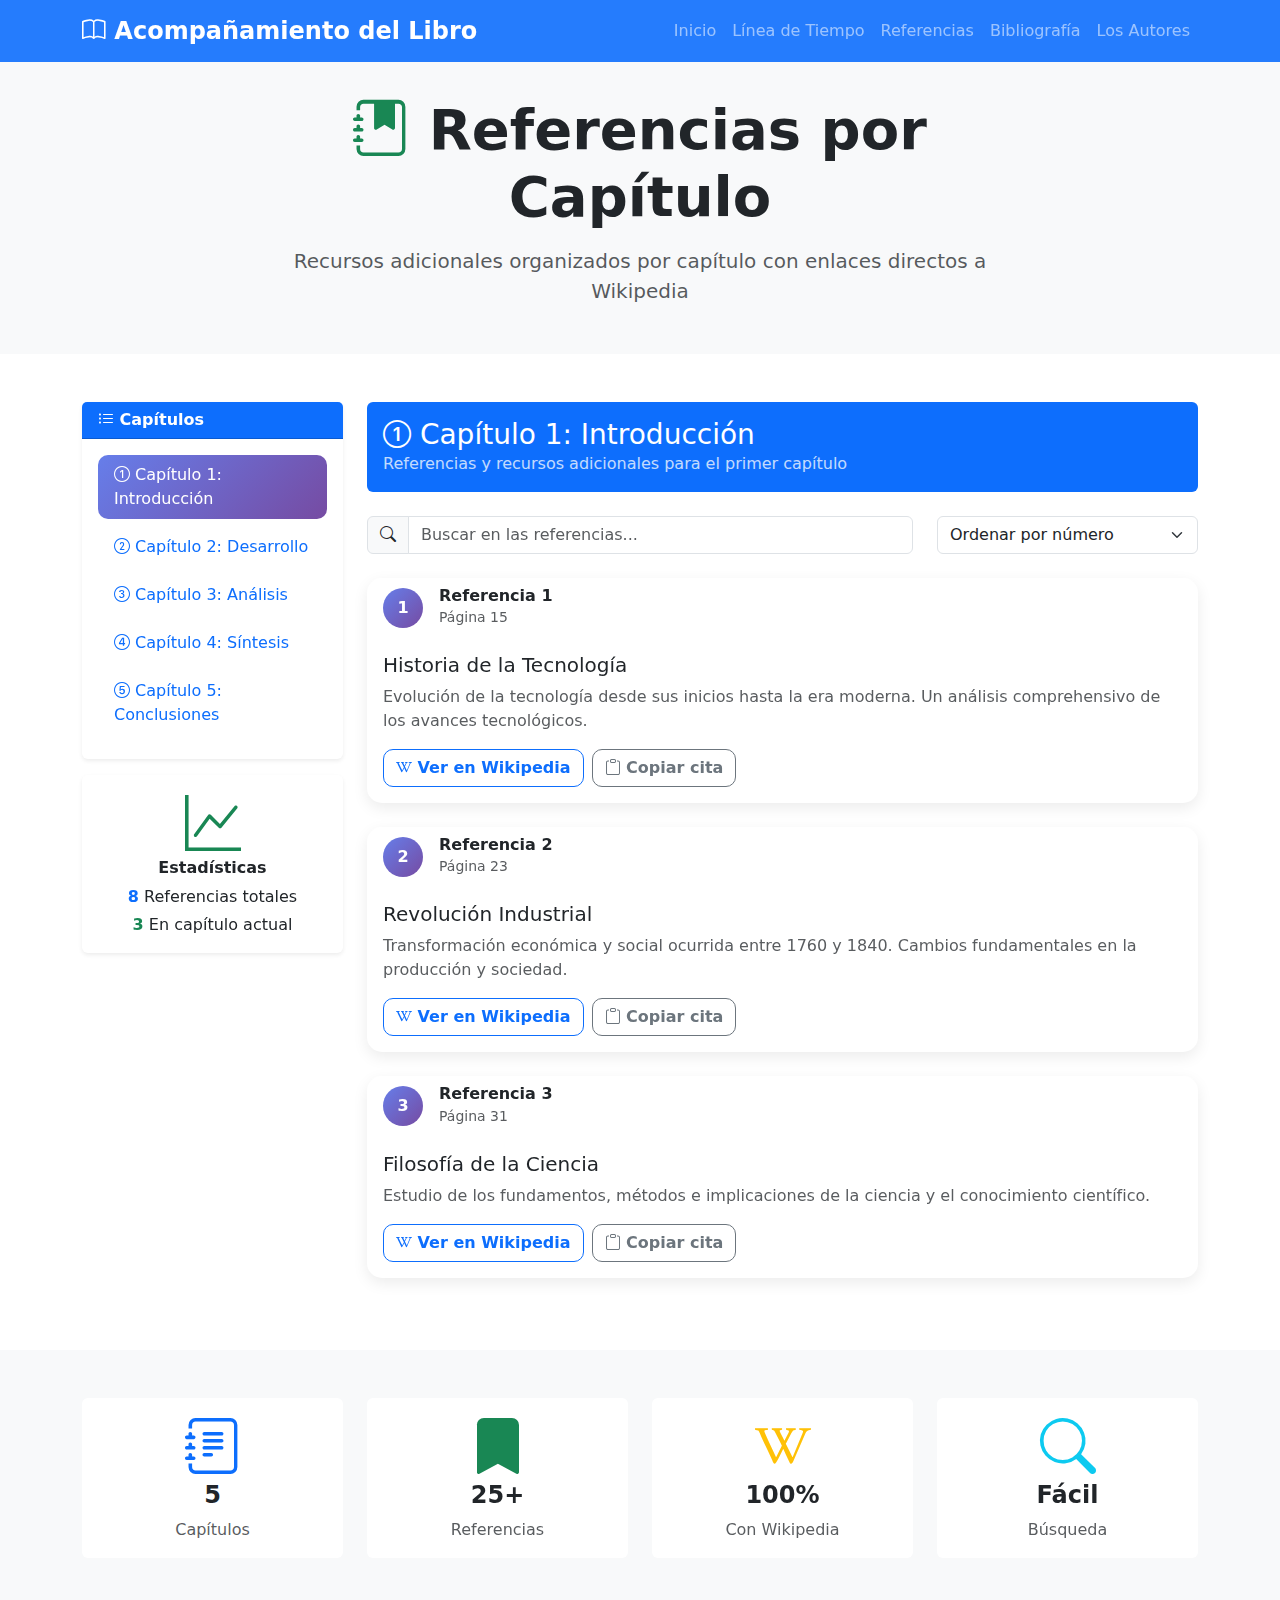
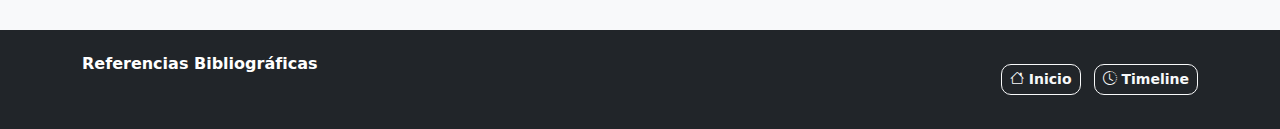
<file: referencias.html>
<!DOCTYPE html>
<html lang="es">
<head>
    <meta charset="UTF-8">
    <meta name="viewport" content="width=device-width, initial-scale=1.0">
    <title>Referencias - Acompañamiento del Libro</title>
    
    <!-- Bootstrap 5.3 CSS -->
    <link href="https://cdn.jsdelivr.net/npm/bootstrap@5.3.0/dist/css/bootstrap.min.css" rel="stylesheet">
    <!-- Bootstrap Icons -->
    <link rel="stylesheet" href="https://cdn.jsdelivr.net/npm/bootstrap-icons@1.11.0/font/bootstrap-icons.css">
    <!-- Custom CSS -->
    <link href="assets/css/styles.css" rel="stylesheet">
</head>
<body>
    <!-- Navigation -->
    <nav class="navbar navbar-expand-lg navbar-dark bg-primary fixed-top">
        <div class="container">
            <a class="navbar-brand fw-bold" href="index.html">
                <i class="bi bi-book"></i> Acompañamiento del Libro
            </a>
            <button class="navbar-toggler" type="button" data-bs-toggle="collapse" data-bs-target="#navbarNav" aria-label="Toggle navigation">
                <span class="navbar-toggler-icon"></span>
            </button>
            <div class="collapse navbar-collapse" id="navbarNav">
                <ul class="navbar-nav ms-auto">
                    <li class="nav-item">
                        <a class="nav-link" href="index.html">Inicio</a>
                    </li>
                    <li class="nav-item">
                        <a class="nav-link" href="timeline.html">Línea de Tiempo</a>
                    </li>
                    <li class="nav-item">
                        <a class="nav-link active" href="referencias.html">Referencias</a>
                    </li>
                    <li class="nav-item">
                        <a class="nav-link" href="bibliografia.html">Bibliografía</a>
                    </li>
                    <li class="nav-item">
                        <a class="nav-link" href="autores.html">Los Autores</a>
                    </li>
                </ul>
            </div>
        </div>
    </nav>

    <!-- Header Section -->
    <section class="py-5 mt-5 bg-light">
        <div class="container">
            <div class="row">
                <div class="col-lg-8 mx-auto text-center">
                    <h1 class="display-4 fw-bold mb-3">
                        <i class="bi bi-journal-bookmark-fill text-success"></i>
                        Referencias por Capítulo
                    </h1>
                    <p class="lead text-muted mb-0">Recursos adicionales organizados por capítulo con enlaces directos a Wikipedia</p>
                </div>
            </div>
        </div>
    </section>

    <!-- Referencias Section -->
    <section class="py-5">
        <div class="container">
            <div class="row">
                <!-- Sidebar Navigation -->
                <div class="col-lg-3">
                    <div class="referencias-nav">
                        <div class="card border-0 shadow-sm">
                            <div class="card-header bg-primary text-white">
                                <h6 class="mb-0 fw-bold">
                                    <i class="bi bi-list-ul"></i> Capítulos
                                </h6>
                            </div>
                            <div class="card-body p-0">
                                <nav class="nav nav-pills flex-column p-3">
                                    <a class="nav-link active" href="#" data-chapter="capitulo-1" onclick="loadChapter('capitulo-1', this)">
                                        <i class="bi bi-1-circle"></i> Capítulo 1: Introducción
                                    </a>
                                    <a class="nav-link" href="#" data-chapter="capitulo-2" onclick="loadChapter('capitulo-2', this)">
                                        <i class="bi bi-2-circle"></i> Capítulo 2: Desarrollo
                                    </a>
                                    <a class="nav-link" href="#" data-chapter="capitulo-3" onclick="loadChapter('capitulo-3', this)">
                                        <i class="bi bi-3-circle"></i> Capítulo 3: Análisis
                                    </a>
                                    <a class="nav-link" href="#" data-chapter="capitulo-4" onclick="loadChapter('capitulo-4', this)">
                                        <i class="bi bi-4-circle"></i> Capítulo 4: Síntesis
                                    </a>
                                    <a class="nav-link" href="#" data-chapter="capitulo-5" onclick="loadChapter('capitulo-5', this)">
                                        <i class="bi bi-5-circle"></i> Capítulo 5: Conclusiones
                                    </a>
                                </nav>
                            </div>
                        </div>
                        
                        <!-- Statistics Card -->
                        <div class="card border-0 shadow-sm mt-3">
                            <div class="card-body text-center">
                                <i class="bi bi-graph-up text-success display-4 mb-2"></i>
                                <h6 class="fw-bold">Estadísticas</h6>
                                <p class="mb-1"><span class="fw-bold text-primary" id="total-referencias">0</span> Referencias totales</p>
                                <p class="mb-0"><span class="fw-bold text-success" id="current-chapter-refs">0</span> En capítulo actual</p>
                            </div>
                        </div>
                    </div>
                </div>

                <!-- Content Area -->
                <div class="col-lg-9">
                    <!-- Chapter Header -->
                    <div class="mb-4">
                        <div class="card border-0 bg-primary text-white">
                            <div class="card-body">
                                <h3 class="card-title mb-0" id="chapter-title">
                                    <i class="bi bi-1-circle"></i> Capítulo 1: Introducción
                                </h3>
                                <p class="card-text opacity-75 mb-0" id="chapter-description">
                                    Referencias y recursos adicionales para el primer capítulo
                                </p>
                            </div>
                        </div>
                    </div>

                    <!-- Search and Filter -->
                    <div class="row mb-4">
                        <div class="col-md-8">
                            <div class="input-group">
                                <span class="input-group-text">
                                    <i class="bi bi-search"></i>
                                </span>
                                <input type="text" class="form-control" id="search-referencias" placeholder="Buscar en las referencias...">
                            </div>
                        </div>
                        <div class="col-md-4">
                            <select class="form-select" id="sort-referencias">
                                <option value="numero">Ordenar por número</option>
                                <option value="pagina">Ordenar por página</option>
                                <option value="titulo">Ordenar por título</option>
                            </select>
                        </div>
                    </div>

                    <!-- Loading indicator -->
                    <div id="referencias-loading" class="text-center py-5">
                        <div class="spinner-border text-primary" role="status">
                            <span class="visually-hidden">Cargando referencias...</span>
                        </div>
                        <p class="mt-3 text-muted">Cargando referencias...</p>
                    </div>

                    <!-- Referencias Content -->
                    <div id="referencias-content">
                        <!-- Las referencias se cargan dinámicamente aquí -->
                    </div>

                    <!-- No results message -->
                    <div id="no-results" class="text-center py-5" style="display: none;">
                        <i class="bi bi-search display-1 text-muted"></i>
                        <h5 class="text-muted mt-3">No se encontraron referencias</h5>
                        <p class="text-muted">Intenta con otros términos de búsqueda</p>
                    </div>
                </div>
            </div>
        </div>
    </section>

    <!-- Quick Stats Section -->
    <section class="py-5 bg-light">
        <div class="container">
            <div class="row text-center">
                <div class="col-md-3 mb-4">
                    <div class="card border-0 h-100">
                        <div class="card-body">
                            <i class="bi bi-journal-text text-primary display-4 mb-3"></i>
                            <h4 class="fw-bold">5</h4>
                            <p class="text-muted mb-0">Capítulos</p>
                        </div>
                    </div>
                </div>
                <div class="col-md-3 mb-4">
                    <div class="card border-0 h-100">
                        <div class="card-body">
                            <i class="bi bi-bookmark-fill text-success display-4 mb-3"></i>
                            <h4 class="fw-bold">25+</h4>
                            <p class="text-muted mb-0">Referencias</p>
                        </div>
                    </div>
                </div>
                <div class="col-md-3 mb-4">
                    <div class="card border-0 h-100">
                        <div class="card-body">
                            <i class="bi bi-wikipedia text-warning display-4 mb-3"></i>
                            <h4 class="fw-bold">100%</h4>
                            <p class="text-muted mb-0">Con Wikipedia</p>
                        </div>
                    </div>
                </div>
                <div class="col-md-3 mb-4">
                    <div class="card border-0 h-100">
                        <div class="card-body">
                            <i class="bi bi-search text-info display-4 mb-3"></i>
                            <h4 class="fw-bold">Fácil</h4>
                            <p class="text-muted mb-0">Búsqueda</p>
                        </div>
                    </div>
                </div>
            </div>
        </div>
    </section>

    <!-- Footer -->
    <footer class="bg-dark text-white py-4">
        <div class="container">
            <div class="row align-items-center">
                <div class="col-md-6">
                    <h6 class="fw-bold">Referencias Bibliográficas</h6>
                    <p class="text-muted mb-0">Recursos organizados por capítulo</p>
                </div>
                <div class="col-md-6 text-md-end">
                    <a href="index.html" class="btn btn-outline-light btn-sm me-2">
                        <i class="bi bi-house"></i> Inicio
                    </a>
                    <a href="timeline.html" class="btn btn-outline-light btn-sm">
                        <i class="bi bi-clock-history"></i> Timeline
                    </a>
                </div>
            </div>
        </div>
    </footer>

    <!-- Bootstrap 5.3 JS -->
    <script src="https://cdn.jsdelivr.net/npm/bootstrap@5.3.0/dist/js/bootstrap.bundle.min.js"></script>
    <!-- Custom JS -->
    <script src="assets/js/main.js"></script>

    <script>
        // Datos extendidos de referencias
        const referenciasData = {
            'capitulo-1': {
                title: 'Capítulo 1: Introducción',
                description: 'Referencias y recursos adicionales para el primer capítulo',
                referencias: [
                    {
                        numero: 1,
                        pagina: 15,
                        titulo: 'Historia de la Tecnología',
                        resumen: 'Evolución de la tecnología desde sus inicios hasta la era moderna. Un análisis comprehensivo de los avances tecnológicos.',
                        wikipedia: 'https://es.wikipedia.org/wiki/Historia_de_la_tecnolog%C3%ADa'
                    },
                    {
                        numero: 2,
                        pagina: 23,
                        titulo: 'Revolución Industrial',
                        resumen: 'Transformación económica y social ocurrida entre 1760 y 1840. Cambios fundamentales en la producción y sociedad.',
                        wikipedia: 'https://es.wikipedia.org/wiki/Revoluci%C3%B3n_Industrial'
                    },
                    {
                        numero: 3,
                        pagina: 31,
                        titulo: 'Filosofía de la Ciencia',
                        resumen: 'Estudio de los fundamentos, métodos e implicaciones de la ciencia y el conocimiento científico.',
                        wikipedia: 'https://es.wikipedia.org/wiki/Filosof%C3%ADa_de_la_ciencia'
                    }
                ]
            },
            'capitulo-2': {
                title: 'Capítulo 2: Desarrollo',
                description: 'Recursos para el desarrollo de los conceptos principales',
                referencias: [
                    {
                        numero: 4,
                        pagina: 45,
                        titulo: 'Inteligencia Artificial',
                        resumen: 'Desarrollo de sistemas que pueden realizar tareas que requieren inteligencia humana.',
                        wikipedia: 'https://es.wikipedia.org/wiki/Inteligencia_artificial'
                    },
                    {
                        numero: 5,
                        pagina: 52,
                        titulo: 'Machine Learning',
                        resumen: 'Subcampo de la inteligencia artificial que se centra en algoritmos que mejoran automáticamente.',
                        wikipedia: 'https://es.wikipedia.org/wiki/Aprendizaje_autom%C3%A1tico'
                    }
                ]
            },
            'capitulo-3': {
                title: 'Capítulo 3: Análisis',
                description: 'Análisis profundo de los temas tratados',
                referencias: [
                    {
                        numero: 6,
                        pagina: 67,
                        titulo: 'Sociología de la Tecnología',
                        resumen: 'Estudio de las relaciones entre sociedad y tecnología, y cómo se influencian mutuamente.',
                        wikipedia: 'https://es.wikipedia.org/wiki/Sociolog%C3%ADa_de_la_tecnolog%C3%ADa'
                    }
                ]
            },
            'capitulo-4': {
                title: 'Capítulo 4: Síntesis',
                description: 'Síntesis de los conceptos principales',
                referencias: [
                    {
                        numero: 7,
                        pagina: 78,
                        titulo: 'Ética de la Tecnología',
                        resumen: 'Rama de la ética aplicada que examina las cuestiones morales relacionadas con la tecnología.',
                        wikipedia: 'https://es.wikipedia.org/wiki/%C3%89tica_de_la_tecnolog%C3%ADa'
                    }
                ]
            },
            'capitulo-5': {
                title: 'Capítulo 5: Conclusiones',
                description: 'Conclusiones y reflexiones finales',
                referencias: [
                    {
                        numero: 8,
                        pagina: 89,
                        titulo: 'Futuro de la Humanidad',
                        resumen: 'Especulaciones y análisis sobre el desarrollo futuro de la especie humana.',
                        wikipedia: 'https://es.wikipedia.org/wiki/Futuro_de_la_humanidad'
                    }
                ]
            }
        };

        let currentChapter = 'capitulo-1';
        let currentSort = 'numero';

        // Cargar capítulo
        function loadChapter(chapter, element) {
            // Actualizar navegación activa
            document.querySelectorAll('.nav-link').forEach(link => {
                link.classList.remove('active');
            });
            element.classList.add('active');

            currentChapter = chapter;
            const data = referenciasData[chapter];

            // Actualizar título del capítulo
            document.getElementById('chapter-title').innerHTML = `<i class="bi bi-${chapter.charAt(chapter.length-1)}-circle"></i> ${data.title}`;
            document.getElementById('chapter-description').textContent = data.description;

            // Mostrar loading
            document.getElementById('referencias-loading').style.display = 'block';
            document.getElementById('referencias-content').style.display = 'none';

            // Simular carga
            setTimeout(() => {
                renderReferencias(data.referencias);
                updateStats();
                document.getElementById('referencias-loading').style.display = 'none';
                document.getElementById('referencias-content').style.display = 'block';
            }, 500);
        }

        // Renderizar referencias
        function renderReferencias(referencias) {
            const container = document.getElementById('referencias-content');
            container.innerHTML = '';

            referencias.forEach(ref => {
                const card = `
                    <div class="referencia-card card fade-in-up mb-4">
                        <div class="card-header bg-transparent border-0 d-flex align-items-center">
                            <div class="referencia-number">${ref.numero}</div>
                            <div>
                                <h6 class="mb-0 fw-bold">Referencia ${ref.numero}</h6>
                                <small class="text-muted">Página ${ref.pagina}</small>
                            </div>
                        </div>
                        <div class="card-body">
                            <h5 class="card-title">${ref.titulo}</h5>
                            <p class="card-text text-muted">${ref.resumen}</p>
                            <div class="d-flex gap-2">
                                <a href="${ref.wikipedia}" target="_blank" class="btn btn-outline-primary">
                                    <i class="bi bi-wikipedia"></i> Ver en Wikipedia
                                </a>
                                <button class="btn btn-outline-secondary" onclick="copyReference(${ref.numero})">
                                    <i class="bi bi-clipboard"></i> Copiar cita
                                </button>
                            </div>
                        </div>
                    </div>
                `;
                container.innerHTML += card;
            });
        }

        // Actualizar estadísticas
        function updateStats() {
            const totalRefs = Object.values(referenciasData).reduce((total, chapter) => total + chapter.referencias.length, 0);
            const currentRefs = referenciasData[currentChapter].referencias.length;
            
            document.getElementById('total-referencias').textContent = totalRefs;
            document.getElementById('current-chapter-refs').textContent = currentRefs;
        }

        // Copiar referencia
        function copyReference(numero) {
            const text = `Referencia ${numero} - Ver detalles en el sitio de acompañamiento del libro`;
            navigator.clipboard.writeText(text).then(() => {
                utils.showToast('Referencia copiada al portapapeles', 'success');
            });
        }

        // Búsqueda en tiempo real
        document.getElementById('search-referencias').addEventListener('input', function(e) {
            const searchTerm = e.target.value.toLowerCase();
            const cards = document.querySelectorAll('.referencia-card');
            let visibleCount = 0;

            cards.forEach(card => {
                const text = card.textContent.toLowerCase();
                if (text.includes(searchTerm)) {
                    card.style.display = 'block';
                    visibleCount++;
                } else {
                    card.style.display = 'none';
                }
            });

            document.getElementById('no-results').style.display = visibleCount === 0 ? 'block' : 'none';
        });

        // Ordenamiento
        document.getElementById('sort-referencias').addEventListener('change', function(e) {
            currentSort = e.target.value;
            const data = referenciasData[currentChapter];
            let sortedRefs = [...data.referencias];

            switch(currentSort) {
                case 'pagina':
                    sortedRefs.sort((a, b) => a.pagina - b.pagina);
                    break;
                case 'titulo':
                    sortedRefs.sort((a, b) => a.titulo.localeCompare(b.titulo));
                    break;
                default:
                    sortedRefs.sort((a, b) => a.numero - b.numero);
            }

            renderReferencias(sortedRefs);
        });

        // Inicializar página
        document.addEventListener('DOMContentLoaded', function() {
            loadChapter('capitulo-1', document.querySelector('[data-chapter="capitulo-1"]'));
        });
    </script>
</body>
</html>
</file>
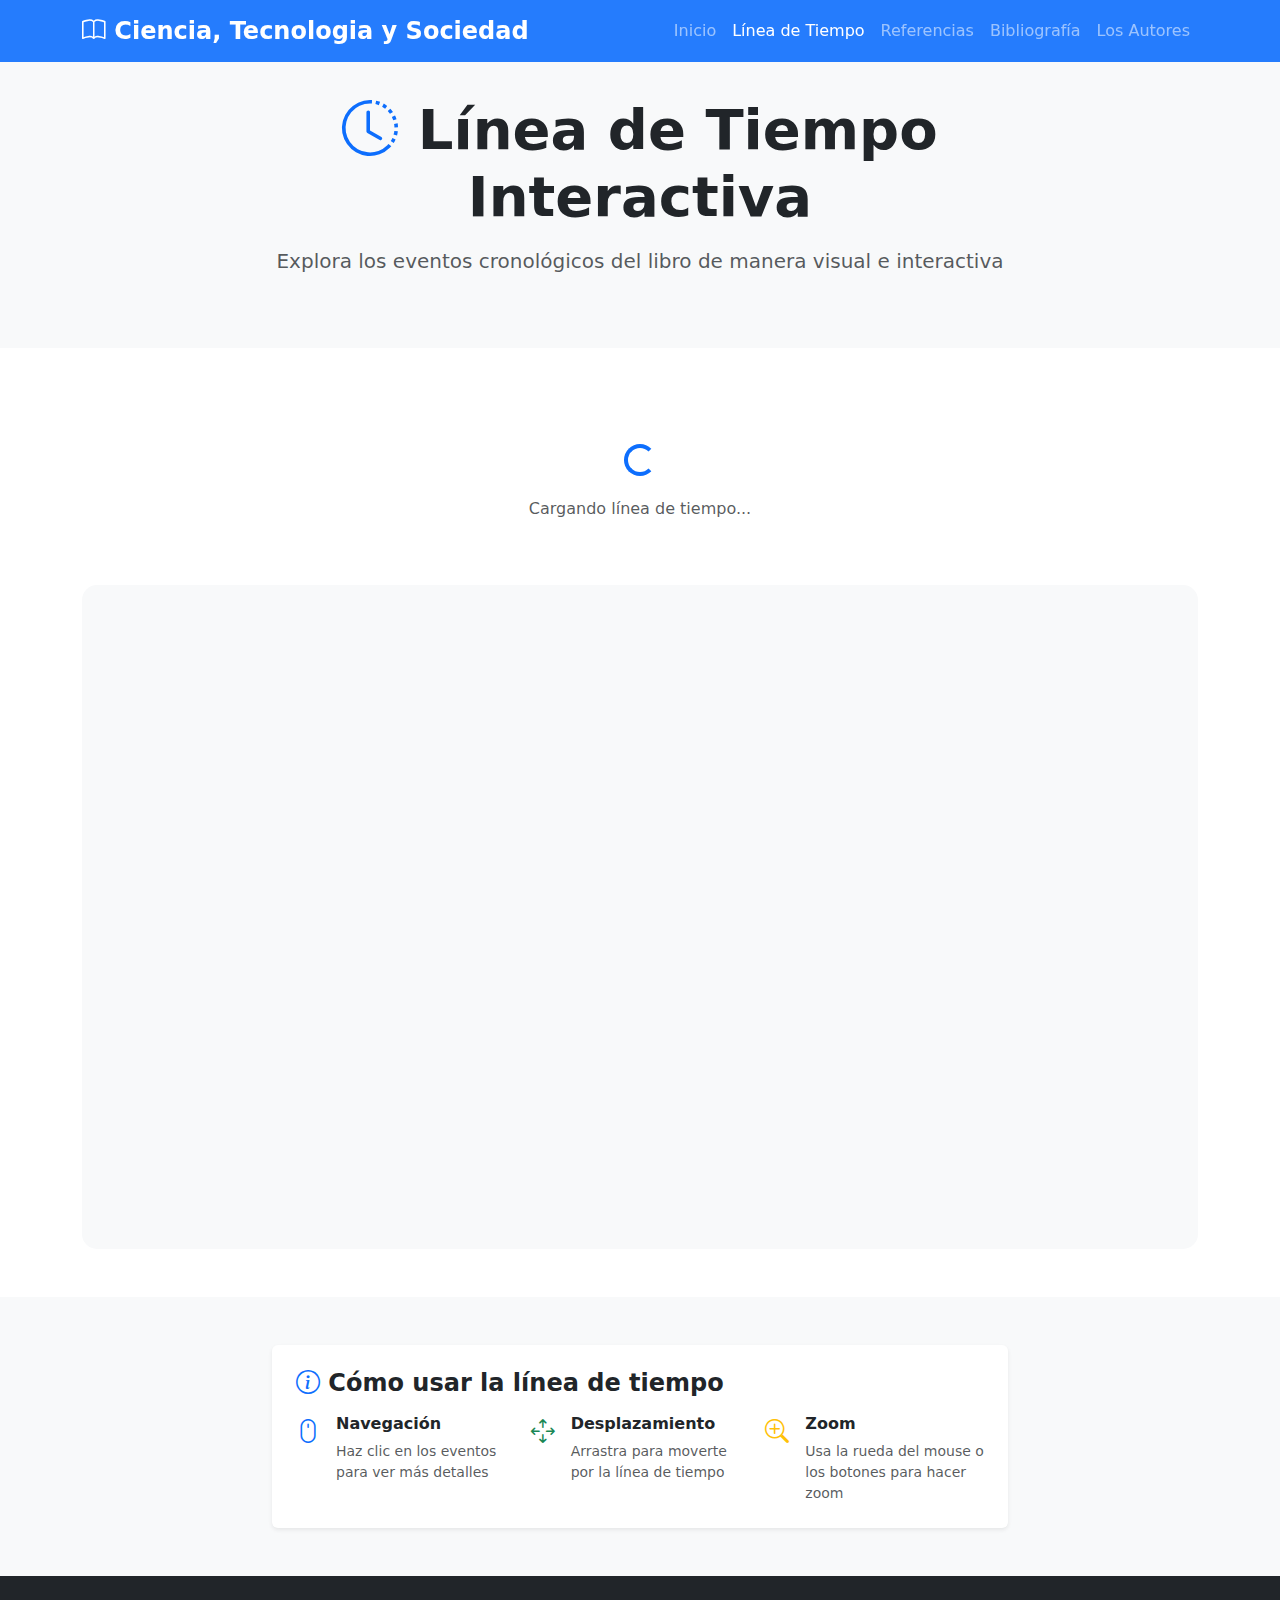
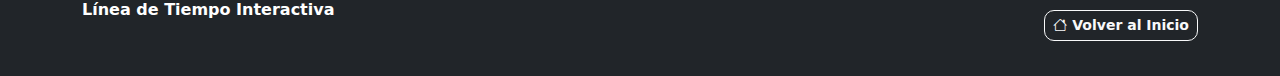
<file: timeline.html>
<!DOCTYPE html>
<html lang="es">
<head>
    <meta charset="UTF-8">
    <meta name="viewport" content="width=device-width, initial-scale=1.0">
    <title>Línea de Tiempo - Ciencia, Tecnologia y Sociedad</title>
    
    <!-- Bootstrap 5.3 CSS -->
    <link href="https://cdn.jsdelivr.net/npm/bootstrap@5.3.0/dist/css/bootstrap.min.css" rel="stylesheet">
    <!-- Bootstrap Icons -->
    <link rel="stylesheet" href="https://cdn.jsdelivr.net/npm/bootstrap-icons@1.11.0/font/bootstrap-icons.css">
    <!-- Timeline.js CSS -->
    <link title="timeline-styles" rel="stylesheet" href="https://cdn.knightlab.com/libs/timeline3/latest/css/timeline.css">
    <!-- Custom CSS -->
    <link href="assets/css/styles.css" rel="stylesheet">
</head>
<body>
    <!-- Navigation -->
    <nav class="navbar navbar-expand-lg navbar-dark bg-primary fixed-top">
        <div class="container">
            <a class="navbar-brand fw-bold" href="index.html">
                <i class="bi bi-book"></i> Ciencia, Tecnologia y Sociedad
            </a>
            <button class="navbar-toggler" type="button" data-bs-toggle="collapse" data-bs-target="#navbarNav" aria-label="Toggle navigation">
                <span class="navbar-toggler-icon"></span>
            </button>
            <div class="collapse navbar-collapse" id="navbarNav">
                <ul class="navbar-nav ms-auto">
                    <li class="nav-item">
                        <a class="nav-link" href="index.html">Inicio</a>
                    </li>
                    <li class="nav-item">
                        <a class="nav-link active" href="timeline.html">Línea de Tiempo</a>
                    </li>
                    <li class="nav-item">
                        <a class="nav-link" href="referencias.html">Referencias</a>
                    </li>
                    <li class="nav-item">
                        <a class="nav-link" href="bibliografia.html">Bibliografía</a>
                    </li>
                    <li class="nav-item">
                        <a class="nav-link" href="autores.html">Los Autores</a>
                    </li>
                </ul>
            </div>
        </div>
    </nav>

    <!-- Header Section -->
    <section class="py-5 mt-5 bg-light">
        <div class="container">
            <div class="row">
                <div class="col-lg-8 mx-auto text-center">
                    <h1 class="display-4 fw-bold mb-3">
                        <i class="bi bi-clock-history text-primary"></i>
                        Línea de Tiempo Interactiva
                    </h1>
                    <p class="lead text-muted mb-4">Explora los eventos cronológicos del libro de manera visual e interactiva</p>
                </div>
            </div>
        </div>
    </section>

    <!-- Timeline Section -->
    <section class="py-5">
        <div class="container">
            <div class="row">
                <div class="col-12">
                    <!-- Loading indicator -->
                    <div id="timeline-loading" class="text-center py-5">
                        <div class="spinner-border text-primary" role="status">
                            <span class="visually-hidden">Cargando línea de tiempo...</span>
                        </div>
                        <p class="mt-3 text-muted">Cargando línea de tiempo...</p>
                    </div>
                    
                    <!-- Timeline container -->
                    <div class="timeline-container">
                        <div id="timeline-embed" style="width: 100%; height: 600px;"></div>
                    </div>
                </div>
            </div>
        </div>
    </section>

    <!-- Instructions Section -->
    <section class="py-5 bg-light">
        <div class="container">
            <div class="row">
                <div class="col-lg-8 mx-auto">
                    <div class="card border-0 shadow-sm">
                        <div class="card-body p-4">
                            <h4 class="fw-bold mb-3">
                                <i class="bi bi-info-circle text-primary"></i>
                                Cómo usar la línea de tiempo
                            </h4>
                            <div class="row g-3">
                                <div class="col-md-4">
                                    <div class="d-flex">
                                        <i class="bi bi-mouse text-primary me-3 fs-4"></i>
                                        <div>
                                            <h6 class="fw-bold">Navegación</h6>
                                            <p class="mb-0 text-muted small">Haz clic en los eventos para ver más detalles</p>
                                        </div>
                                    </div>
                                </div>
                                <div class="col-md-4">
                                    <div class="d-flex">
                                        <i class="bi bi-arrows-move text-success me-3 fs-4"></i>
                                        <div>
                                            <h6 class="fw-bold">Desplazamiento</h6>
                                            <p class="mb-0 text-muted small">Arrastra para moverte por la línea de tiempo</p>
                                        </div>
                                    </div>
                                </div>
                                <div class="col-md-4">
                                    <div class="d-flex">
                                        <i class="bi bi-zoom-in text-warning me-3 fs-4"></i>
                                        <div>
                                            <h6 class="fw-bold">Zoom</h6>
                                            <p class="mb-0 text-muted small">Usa la rueda del mouse o los botones para hacer zoom</p>
                                        </div>
                                    </div>
                                </div>
                            </div>
                        </div>
                    </div>
                </div>
            </div>
        </div>
    </section>

    <!-- Back to Top Button -->
    <button id="back-to-top" class="btn btn-primary position-fixed bottom-0 end-0 m-4" style="display: none; z-index: 1000;">
        <i class="bi bi-arrow-up"></i>
    </button>

    <!-- Footer -->
    <footer class="bg-dark text-white py-4">
        <div class="container">
            <div class="row align-items-center">
                <div class="col-md-6">
                    <h6 class="fw-bold">Línea de Tiempo Interactiva</h6>
                    <p class="text-muted mb-0">Powered by Timeline.js</p>
                </div>
                <div class="col-md-6 text-md-end">
                    <a href="index.html" class="btn btn-outline-light btn-sm">
                        <i class="bi bi-house"></i> Volver al Inicio
                    </a>
                </div>
            </div>
        </div>
    </footer>

    <!-- Bootstrap 5.3 JS -->
    <script src="https://cdn.jsdelivr.net/npm/bootstrap@5.3.0/dist/js/bootstrap.bundle.min.js"></script>
    <!-- Timeline.js -->
    <script src="https://cdn.knightlab.com/libs/timeline3/latest/js/timeline.js"></script>
    <!-- Custom JS -->
    <script src="assets/js/main.js"></script>
    
    <script>
        // Datos de ejemplo para la línea de tiempo
        const timelineData = {
            "title": {
                "media": {
                    "url": "",
                    "caption": "",
                    "credit": ""
                },
                "text": {
                    "headline": "Línea de Tiempo del Libro",
                    "text": "<p>Explora los eventos cronológicos más importantes narrados en el libro</p>"
                }
            },
            "events": [
                {
                    "media": {
                        "url": "https://images.unsplash.com/photo-1507003211169-0a1dd7228f2d?w=800&h=400&fit=crop",
                        "caption": "El comienzo de la historia"
                    },
                    "start_date": {
                        "year": "1984",
                        "month": "04",
                        "day": "04"
                    },
                    "text": {
                        "headline": "Primer Evento Importante",
                        "text": "<p>Descripción detallada del primer evento crucial en la narrativa del libro. Este momento marca el inicio de la historia principal.</p>"
                    }
                },
                {
                    "media": {
                        "url": "https://images.unsplash.com/photo-1481627834876-b7833e8f5570?w=800&h=400&fit=crop",
                        "caption": "Un momento decisivo"
                    },
                    "start_date": {
                        "year": "1984",
                        "month": "06",
                        "day": "15"
                    },
                    "text": {
                        "headline": "El Conflicto Central",
                        "text": "<p>El desarrollo del conflicto principal que dará forma a toda la historia. Los personajes enfrentan su primer gran desafío.</p>"
                    }
                },
                {
                    "media": {
                        "url": "https://images.unsplash.com/photo-1506905925346-21bda4d32df4?w=800&h=400&fit=crop",
                        "caption": "La resolución se acerca"
                    },
                    "start_date": {
                        "year": "1984",
                        "month": "09",
                        "day": "23"
                    },
                    "text": {
                        "headline": "Punto de Inflexión",
                        "text": "<p>Un momento crucial donde los eventos toman un rumbo inesperado. Las decisiones tomadas aquí determinarán el desenlace.</p>"
                    }
                },
                {
                    "media": {
                        "url": "https://images.unsplash.com/photo-1519389950473-47ba0277781c?w=800&h=400&fit=crop",
                        "caption": "El clímax de la historia"
                    },
                    "start_date": {
                        "year": "1984",
                        "month": "12",
                        "day": "31"
                    },
                    "text": {
                        "headline": "Resolución Final",
                        "text": "<p>El desenlace de todos los conflictos presentados a lo largo de la narrativa. Un final que redefine todo lo anterior.</p>"
                    }
                }
            ]
        };

        let timeline;

        // Inicializar timeline cuando se carga la página
        document.addEventListener('DOMContentLoaded', function() {
            setTimeout(() => {
                document.getElementById('timeline-loading').style.display = 'none';
                timeline = initializeTimeline(timelineData);
            }, 1000);
        });

        // Funciones de control del timeline
        function resetTimeline() {
            if (timeline) {
                timeline.goToStart();
                utils.showToast('Timeline reiniciado', 'success');
            }
        }

        function zoomIn() {
            if (timeline) {
                timeline.setZoom(timeline.getZoom() + 1);
                utils.showToast('Zoom aumentado', 'info');
            }
        }

        function zoomOut() {
            if (timeline) {
                timeline.setZoom(timeline.getZoom() - 1);
                utils.showToast('Zoom reducido', 'info');
            }
        }

        // Back to top button
        window.addEventListener('scroll', function() {
            const backToTopBtn = document.getElementById('back-to-top');
            if (window.scrollY > 300) {
                backToTopBtn.style.display = 'block';
            } else {
                backToTopBtn.style.display = 'none';
            }
        });

        document.getElementById('back-to-top').addEventListener('click', function() {
            window.scrollTo({ top: 0, behavior: 'smooth' });
        });
    </script>
</body>
</html>
</file>
<file: assets/css/styles.css>
/* Custom CSS para el sitio de Ciencia, Tecnologia y Sociedad */

:root {
    --primary-gradient: linear-gradient(135deg, #667eea 0%, #764ba2 100%);
    --secondary-gradient: linear-gradient(135deg, #f093fb 0%, #f5576c 100%);
    --success-gradient: linear-gradient(135deg, #4facfe 0%, #00f2fe 100%);
}

/* Hero Section */
.hero-section {
    background: var(--primary-gradient);
    position: relative;
    overflow: hidden;
}

.hero-section::before {
    content: '';
    position: absolute;
    top: 0;
    left: 0;
    right: 0;
    bottom: 0;
    background: url('data:image/svg+xml,<svg xmlns="http://www.w3.org/2000/svg" viewBox="0 0 1000 100" fill="rgba(255,255,255,0.1)"><polygon points="1000,0 1000,100 0,100"/></svg>') no-repeat bottom;
    background-size: cover;
}

.hero-buttons .btn {
    border-radius: 50px;
    padding: 15px 30px;
    font-weight: 600;
    text-transform: uppercase;
    letter-spacing: 1px;
    transition: all 0.3s ease;
}

.hero-buttons .btn:hover {
    transform: translateY(-2px);
    box-shadow: 0 10px 25px rgba(0,0,0,0.2);
}

/* Applet Cards */
.applet-card {
    border: none;
    border-radius: 15px;
    transition: all 0.3s ease;
    overflow: hidden;
}

.applet-card:hover {
    transform: translateY(-10px);
    box-shadow: 0 20px 40px rgba(0,0,0,0.1);
}

.applet-icon i {
    transition: all 0.3s ease;
}

.applet-card:hover .applet-icon i {
    transform: scale(1.1);
}

/* Navigation */
.navbar {
    backdrop-filter: blur(10px);
    background: rgba(13, 110, 253, 0.9) !important;
}

.navbar-brand {
    font-size: 1.5rem;
}

/* Buttons */
.btn {
    border-radius: 10px;
    font-weight: 600;
    transition: all 0.3s ease;
}

.btn:hover {
    transform: translateY(-2px);
}

/* Timeline Styles */
.timeline-container {
    background: #f8f9fa;
    border-radius: 15px;
    padding: 2rem;
    min-height: 600px;
}

/* Referencias Styles */
.referencias-nav {
    position: sticky;
    top: 100px;
    height: fit-content;
}

.nav-pills .nav-link {
    border-radius: 10px;
    margin-bottom: 0.5rem;
    font-weight: 500;
}

.nav-pills .nav-link.active {
    background: var(--primary-gradient);
}

.referencia-card {
    border: none;
    border-radius: 15px;
    box-shadow: 0 5px 15px rgba(0,0,0,0.08);
    transition: all 0.3s ease;
    margin-bottom: 1rem;
}

.referencia-card:hover {
    transform: translateY(-5px);
    box-shadow: 0 10px 25px rgba(0,0,0,0.15);
}

.referencia-number {
    background: var(--primary-gradient);
    color: white;
    border-radius: 50%;
    width: 40px;
    height: 40px;
    display: flex;
    align-items: center;
    justify-content: center;
    font-weight: bold;
    margin-right: 1rem;
}

/* Autores Styles */
.autor-card {
    border: none;
    border-radius: 20px;
    overflow: hidden;
    transition: all 0.3s ease;
}

.autor-card:hover {
    transform: translateY(-10px);
    box-shadow: 0 20px 40px rgba(0,0,0,0.1);
}

.autor-image {
    height: 300px;
    object-fit: cover;
    width: 100%;
}

/* Coautores Styles */
.coautor-card {
    border: none;
    border-radius: 15px;
    overflow: hidden;
    transition: all 0.3s ease;
    background: white;
}

.coautor-card:hover {
    transform: translateY(-5px);
    box-shadow: 0 15px 30px rgba(0,0,0,0.1);
}

.coautor-image {
    height: 180px;
    object-fit: cover;
    width: 100%;
    transition: all 0.3s ease;
}

.coautor-card:hover .coautor-image {
    transform: scale(1.05);
}

.coautor-card .card-body {
    padding: 1rem 0.75rem;
}

/* Bibliografia Styles */
.bibliografia-nav {
    position: sticky;
    top: 100px;
    height: fit-content;
}

.bibliografia-item {
    border: none;
    border-radius: 15px;
    box-shadow: 0 5px 15px rgba(0,0,0,0.08);
    transition: all 0.3s ease;
    margin-bottom: 1rem;
}

.bibliografia-item:hover {
    transform: translateY(-5px);
    box-shadow: 0 10px 25px rgba(0,0,0,0.15);
}

.bibliografia-item .card-header {
    background: rgba(13, 110, 253, 0.05);
    border-bottom: 1px solid rgba(13, 110, 253, 0.1);
}

.document-actions .btn {
    font-size: 0.875rem;
    padding: 0.375rem 0.75rem;
}

.publication-info i {
    margin-right: 0.25rem;
}

.document-size {
    display: flex;
    align-items: center;
}

/* Filter Section */
.filter-section {
    background: white;
    border-bottom: 1px solid #e9ecef;
    position: sticky;
    top: 76px;
    z-index: 100;
}

/* Responsive */
@media (max-width: 768px) {
    .hero-section .display-4 {
        font-size: 2.5rem;
    }
    
    .hero-buttons .btn {
        display: block;
        width: 100%;
        margin: 0.5rem 0;
    }
    
    .referencias-nav {
        position: relative;
        top: auto;
    }
}

/* Animations */
@keyframes fadeInUp {
    from {
        opacity: 0;
        transform: translateY(30px);
    }
    to {
        opacity: 1;
        transform: translateY(0);
    }
}

.fade-in-up {
    animation: fadeInUp 0.6s ease-out;
}

/* Custom scrollbar */
::-webkit-scrollbar {
    width: 8px;
}

::-webkit-scrollbar-track {
    background: #f1f1f1;
}

::-webkit-scrollbar-thumb {
    background: #888;
    border-radius: 4px;
}

::-webkit-scrollbar-thumb:hover {
    background: #555;
}
</file>
